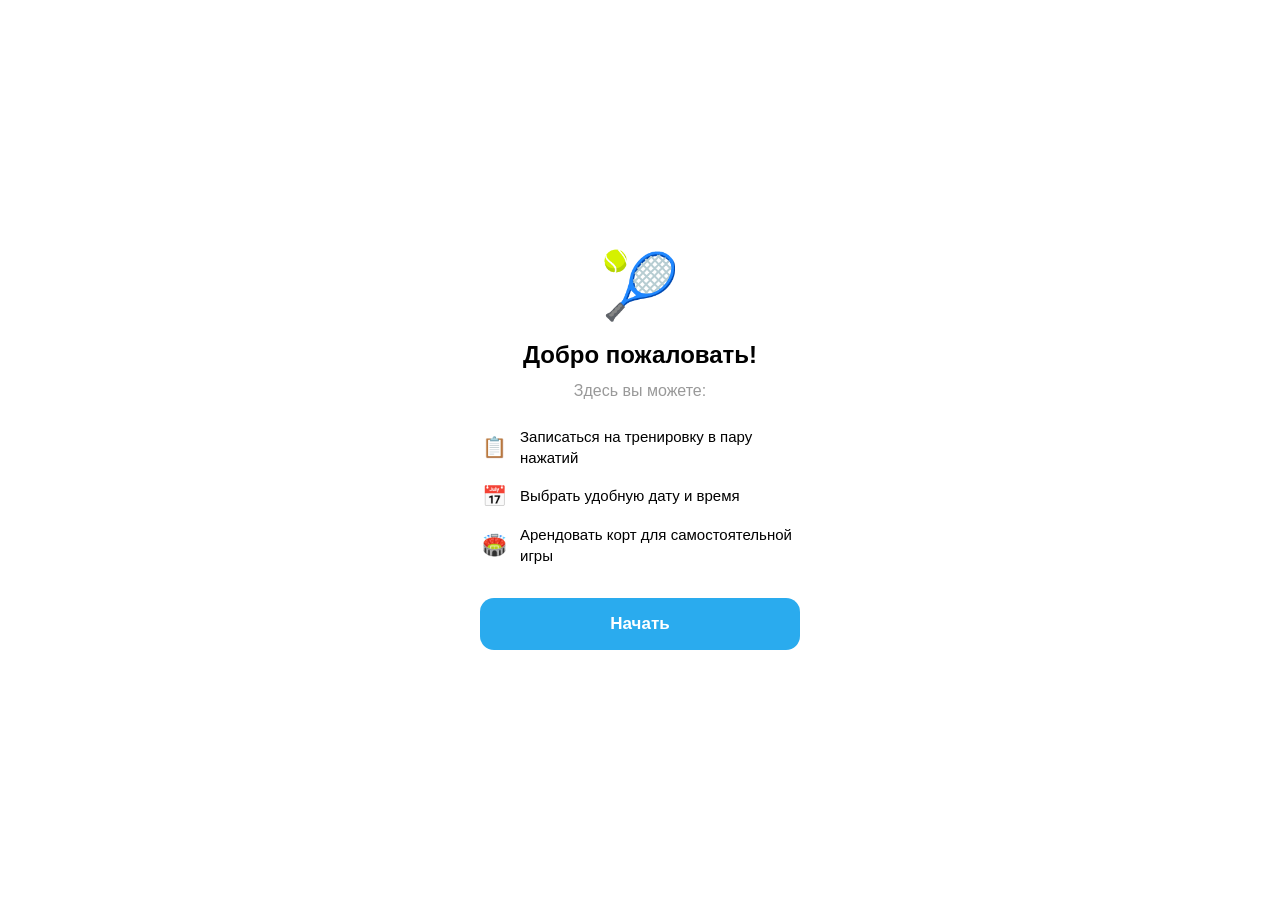
<file: index.html>
<!DOCTYPE html>
<html lang="ru">
<head>
  <meta charset="UTF-8">
  <!-- Запрет масштабирования — Mini App должен вести себя как нативное приложение -->
  <meta name="viewport" content="width=device-width, initial-scale=1.0, maximum-scale=1.0, user-scalable=no">
  <title>Школа тенниса</title>

  <!-- Telegram Web App SDK -->
  <script src="https://telegram.org/js/telegram-web-app.js"></script>

  <!-- Стили приложения -->
  <link rel="stylesheet" href="styles.css">
</head>
<body>

  <!-- ============================================= -->
  <!-- КОНТЕЙНЕР ПРИЛОЖЕНИЯ                          -->
  <!-- Все экраны живут внутри #app.                 -->
  <!-- Активный экран имеет класс .screen--active    -->
  <!-- ============================================= -->
  <div id="app">

    <!-- =========================================== -->
    <!-- ЭКРАН 0: ОНБОРДИНГ (показывается один раз) -->
    <!-- =========================================== -->
    <div id="screen-onboarding" class="screen">

      <div class="onboarding">
        <div class="onboarding__emoji">🎾</div>
        <h1 class="onboarding__title" id="onboarding-title">Добро пожаловать!</h1>
        <p class="onboarding__subtitle">Здесь вы можете:</p>
        <div class="onboarding__features">
          <div class="onboarding__feature">
            <span class="onboarding__feature-icon">📋</span>
            <span>Записаться на тренировку в пару нажатий</span>
          </div>
          <div class="onboarding__feature">
            <span class="onboarding__feature-icon">📅</span>
            <span>Выбрать удобную дату и время</span>
          </div>
          <div class="onboarding__feature">
            <span class="onboarding__feature-icon">🏟️</span>
            <span>Арендовать корт для самостоятельной игры</span>
          </div>
        </div>
        <button class="onboarding__btn" id="onboarding-btn">Начать</button>
      </div>

    </div>

    <!-- =========================================== -->
    <!-- ЭКРАН 1: КАТАЛОГ УСЛУГ (главный)            -->
    <!-- =========================================== -->
    <div id="screen-catalog" class="screen screen--active">

      <!-- Шапка с названием школы -->
      <header class="catalog-header">
        <div class="catalog-header__icon">🎾</div>
        <h1 class="catalog-header__title">Первая Школа Тенниса</h1>
      </header>

      <!-- Чипы-фильтры по категориям -->
      <div class="chips" id="category-chips">
        <button class="chip chip--active" data-category="all">Все</button>
        <button class="chip" data-category="individual">Индивидуальные</button>
        <button class="chip" data-category="group">Групповые</button>
        <button class="chip" data-category="rent">Аренда</button>
      </div>

      <!-- Список карточек услуг (заполняется из app.js) -->
      <div class="service-list" id="service-list">
        <!-- Скелетоны показываются при загрузке -->
      </div>

      <!-- Плавающий футер -->
      <div class="catalog-footer">
        <button class="catalog-footer-btn" onclick="navigateTo('bookings'); renderBookingsScreen();">
          <span class="catalog-footer-btn__icon">📋</span>
          <span>Мои записи</span>
        </button>
        <button class="catalog-footer-btn" onclick="shareBot()">
          <span class="catalog-footer-btn__icon">📤</span>
          <span>Поделиться</span>
        </button>
      </div>

    </div>

    <!-- =========================================== -->
    <!-- ЭКРАН: МОИ ЗАПИСИ                           -->
    <!-- =========================================== -->
    <div id="screen-bookings" class="screen">

      <div class="bookings">
        <h2 class="section-title bookings__title">Мои записи</h2>

        <!-- Список записей (заполняется из app.js) -->
        <div id="bookings-list"></div>
      </div>

    </div>

    <!-- =========================================== -->
    <!-- ЭКРАН 2: ДЕТАЛИ УСЛУГИ                      -->
    <!-- =========================================== -->
    <div id="screen-detail" class="screen">

      <div class="detail" id="detail-content">
        <!-- Кнопка назад -->
        <button class="back-btn" data-back aria-label="Назад">&#8249;</button>
        <!-- Большое фото услуги -->
        <div class="detail__image" id="detail-image"></div>

        <!-- Информация об услуге -->
        <div class="detail__body">
          <h2 class="detail__title" id="detail-title"></h2>
          <span class="detail__duration" id="detail-duration"></span>
          <p class="detail__description" id="detail-description"></p>

          <div class="divider"></div>

          <!-- Блок тренера -->
          <div class="coach-block" id="detail-coach">
            <div class="coach-block__avatar" id="coach-avatar"></div>
            <div class="coach-block__info">
              <div class="coach-block__name" id="coach-name"></div>
              <div class="coach-block__meta" id="coach-meta"></div>
            </div>
          </div>

          <div class="divider"></div>

          <!-- Доступность -->
          <div class="detail__availability">
            <div class="detail__spots" id="detail-spots"></div>
            <div class="detail__next-slot" id="detail-next-slot"></div>
          </div>
        </div>
      </div>

    </div>

    <!-- =========================================== -->
    <!-- ЭКРАН 3: ВЫБОР ДАТЫ И ВРЕМЕНИ               -->
    <!-- =========================================== -->
    <div id="screen-datetime" class="screen">

      <div class="datetime">
        <button class="back-btn" data-back aria-label="Назад">&#8249;</button>
        <h2 class="section-title">Выберите дату</h2>

        <!-- Календарь -->
        <div class="calendar">
          <div class="calendar__header">
            <button class="calendar__arrow" id="cal-prev" aria-label="Предыдущий месяц">&#8249;</button>
            <span class="calendar__month" id="cal-month"></span>
            <button class="calendar__arrow" id="cal-next" aria-label="Следующий месяц">&#8250;</button>
          </div>
          <div class="calendar__weekdays">
            <span>Пн</span><span>Вт</span><span>Ср</span>
            <span>Чт</span><span>Пт</span><span>Сб</span><span>Вс</span>
          </div>
          <div class="calendar__days" id="cal-days">
            <!-- Дни генерируются в app.js -->
          </div>
        </div>

        <!-- Временные слоты -->
        <div id="time-section" class="time-section time-section--hidden">
          <h2 class="section-title">Доступное время</h2>
          <div class="time-slots" id="time-slots">
            <!-- Чипы времени генерируются в app.js -->
          </div>
        </div>

        <!-- Пустое состояние -->
        <div id="no-slots" class="empty-state empty-state--hidden">
          <div class="empty-state__icon">📅</div>
          <div class="empty-state__text">Нет свободных слотов на эту дату</div>
          <div class="empty-state__hint">Выберите другой день</div>
        </div>
      </div>

    </div>

    <!-- =========================================== -->
    <!-- ЭКРАН 4: ПОДТВЕРЖДЕНИЕ ЗАПИСИ               -->
    <!-- =========================================== -->
    <div id="screen-confirm" class="screen">

      <div class="confirm">
        <button class="back-btn" data-back aria-label="Назад">&#8249;</button>
        <h2 class="section-title">Проверьте запись</h2>

        <!-- Карточка-резюме -->
        <div class="summary-card" id="summary-card">
          <div class="summary-card__title" id="summary-title"></div>
          <div class="summary-card__row">
            <span class="summary-card__icon">📅</span>
            <span id="summary-date"></span>
          </div>
          <div class="summary-card__row">
            <span class="summary-card__icon">🕐</span>
            <span id="summary-time"></span>
          </div>
          <div class="summary-card__row">
            <span class="summary-card__icon">👤</span>
            <span id="summary-coach"></span>
          </div>
          <div class="summary-card__row">
            <span class="summary-card__icon">💰</span>
            <span id="summary-price"></span>
          </div>
        </div>

        <div class="divider"></div>

        <!-- Данные пользователя -->
        <h2 class="section-title">Ваши данные</h2>

        <div class="form-group">
          <label class="form-label">Имя</label>
          <div class="form-value" id="confirm-name"></div>
        </div>

        <div class="form-group">
          <label class="form-label">Телефон</label>
          <input
            type="tel"
            class="form-input"
            id="confirm-phone"
            placeholder="+7 (___) ___-__-__"
            inputmode="tel"
          >
        </div>

        <div class="form-group">
          <label class="form-label">Комментарий <span class="form-label--optional">(необязательно)</span></label>
          <textarea
            class="form-textarea"
            id="confirm-comment"
            placeholder="Например: новичок, левша, ребёнку 8 лет"
            maxlength="200"
            rows="2"
          ></textarea>
        </div>
      </div>

    </div>

    <!-- =========================================== -->
    <!-- ЭКРАН 5: УСПЕХ                              -->
    <!-- =========================================== -->
    <div id="screen-success" class="screen">

      <div class="success">
        <!-- Анимированная галочка -->
        <div class="success__checkmark">
          <svg class="checkmark-svg" viewBox="0 0 80 80">
            <circle class="checkmark-circle" cx="40" cy="40" r="36" fill="none" stroke-width="3"/>
            <path class="checkmark-check" d="M24 42 L34 52 L56 30" fill="none" stroke-width="3" stroke-linecap="round" stroke-linejoin="round"/>
          </svg>
        </div>

        <h2 class="success__title">Вы записаны!</h2>

        <!-- Карточка с деталями -->
        <div class="summary-card" id="success-card">
          <div class="summary-card__title" id="success-title"></div>
          <div class="summary-card__row">
            <span class="summary-card__icon">📅</span>
            <span id="success-date"></span>
          </div>
          <div class="summary-card__row">
            <span class="summary-card__icon">🕐</span>
            <span id="success-time"></span>
          </div>
          <div class="summary-card__row">
            <span class="summary-card__icon">👤</span>
            <span id="success-coach"></span>
          </div>
          <div class="summary-card__row">
            <span class="summary-card__icon">📍</span>
            <span>ул. Чернышевского, 94 к3, Саратов</span>
          </div>
        </div>

        <div class="success__booking-number" id="success-number"></div>
        <div class="success__hint">Мы отправили подтверждение в чат бота</div>

        <button class="btn-share" id="btn-share">Поделиться с другом</button>
        <button class="btn-text" id="btn-back-catalog">Вернуться в каталог</button>
      </div>

    </div>

  </div>

  <!-- =========================================== -->
  <!-- МОДАЛКА-ОФФЕР (показывается один раз)      -->
  <!-- =========================================== -->
  <div id="offer-overlay" class="offer-overlay offer-overlay--hidden">
    <div class="offer-card">
      <div class="offer-card__emoji">🎁</div>
      <h2 class="offer-card__title">Первый урок — 0 ₽</h2>
      <p class="offer-card__subtitle">Подпишитесь на бота —<br>получите промокод в личное сообщение</p>
      <div class="offer-card__bullets">
        <div class="offer-card__bullet">• Напомним о записи за день</div>
        <div class="offer-card__bullet">• Первыми узнаёте о свободных окошках</div>
        <div class="offer-card__bullet">• Эксклюзивные акции для подписчиков</div>
      </div>
      <button class="offer-card__btn" id="offer-btn-cta">Забрать бесплатный урок</button>
      <button class="offer-card__skip" id="offer-btn-skip">Пропустить</button>
    </div>
  </div>

  <!-- Логика приложения -->
  <script src="app.js"></script>

</body>
</html>
</file>
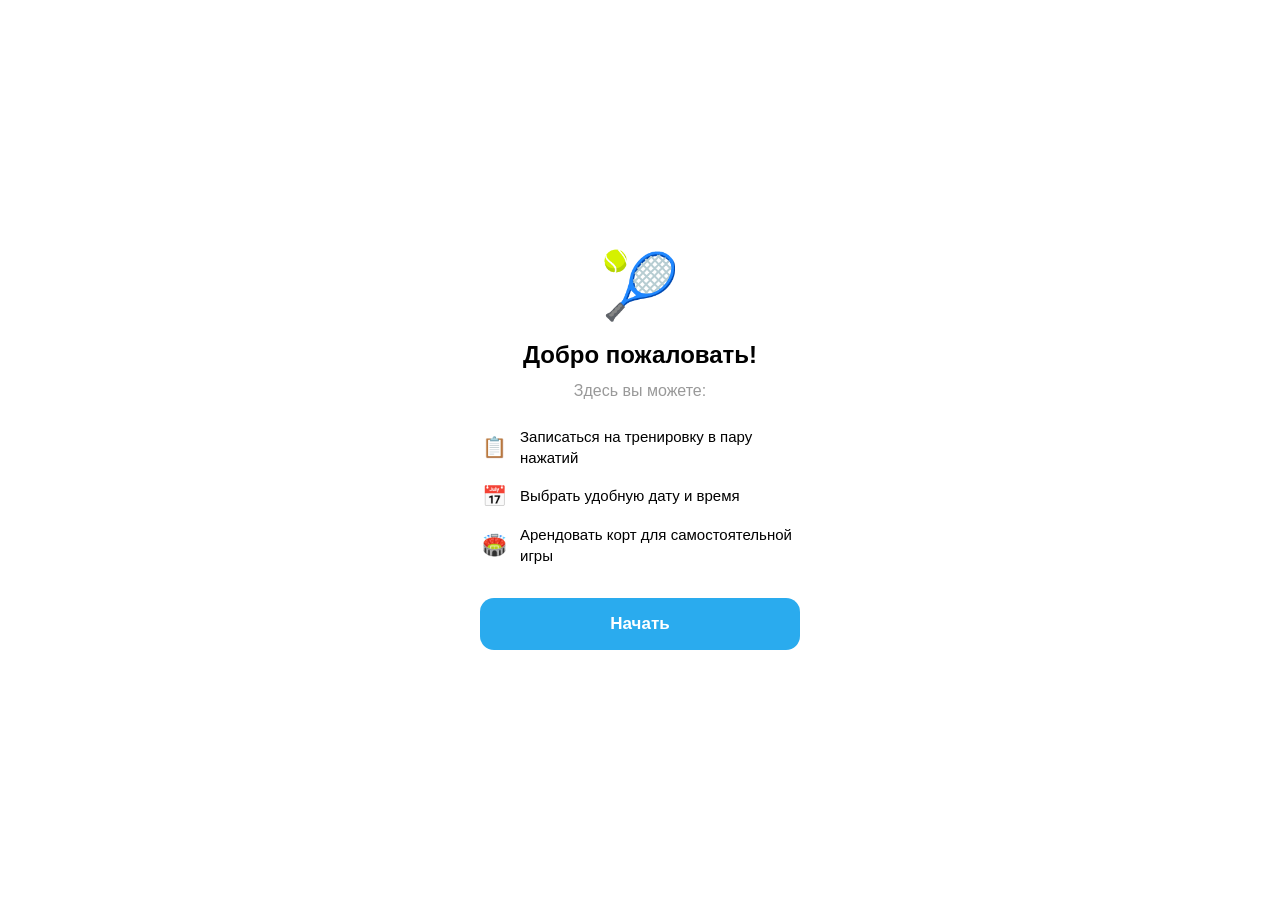
<file: tg-app/index.html>
<!DOCTYPE html>
<html lang="ru">
<head>
  <meta charset="UTF-8">
  <!-- Запрет масштабирования — Mini App должен вести себя как нативное приложение -->
  <meta name="viewport" content="width=device-width, initial-scale=1.0, maximum-scale=1.0, user-scalable=no">
  <title>Школа тенниса</title>

  <!-- Telegram Web App SDK -->
  <script src="https://telegram.org/js/telegram-web-app.js"></script>

  <!-- Стили приложения -->
  <link rel="stylesheet" href="styles.css">
</head>
<body>

  <!-- ============================================= -->
  <!-- КОНТЕЙНЕР ПРИЛОЖЕНИЯ                          -->
  <!-- Все экраны живут внутри #app.                 -->
  <!-- Активный экран имеет класс .screen--active    -->
  <!-- ============================================= -->
  <div id="app">

    <!-- =========================================== -->
    <!-- ЭКРАН 0: ОНБОРДИНГ (показывается один раз) -->
    <!-- =========================================== -->
    <div id="screen-onboarding" class="screen">

      <div class="onboarding">
        <div class="onboarding__emoji">🎾</div>
        <h1 class="onboarding__title" id="onboarding-title">Добро пожаловать!</h1>
        <p class="onboarding__subtitle">Здесь вы можете:</p>
        <div class="onboarding__features">
          <div class="onboarding__feature">
            <span class="onboarding__feature-icon">📋</span>
            <span>Записаться на тренировку в пару нажатий</span>
          </div>
          <div class="onboarding__feature">
            <span class="onboarding__feature-icon">📅</span>
            <span>Выбрать удобную дату и время</span>
          </div>
          <div class="onboarding__feature">
            <span class="onboarding__feature-icon">🏟️</span>
            <span>Арендовать корт для самостоятельной игры</span>
          </div>
        </div>
        <button class="onboarding__btn" id="onboarding-btn">Начать</button>
      </div>

    </div>

    <!-- =========================================== -->
    <!-- ЭКРАН 1: КАТАЛОГ УСЛУГ (главный)            -->
    <!-- =========================================== -->
    <div id="screen-catalog" class="screen screen--active">

      <!-- Шапка с названием школы -->
      <header class="catalog-header">
        <div class="catalog-header__icon">🎾</div>
        <h1 class="catalog-header__title">Первая Школа Тенниса</h1>
      </header>

      <!-- Чипы-фильтры по категориям -->
      <div class="chips" id="category-chips">
        <button class="chip chip--active" data-category="all">Все</button>
        <button class="chip" data-category="individual">Индивидуальные</button>
        <button class="chip" data-category="group">Групповые</button>
        <button class="chip" data-category="rent">Аренда</button>
      </div>

      <!-- Список карточек услуг (заполняется из app.js) -->
      <div class="service-list" id="service-list">
        <!-- Скелетоны показываются при загрузке -->
      </div>

    </div>

    <!-- =========================================== -->
    <!-- ЭКРАН: МОИ ЗАПИСИ                           -->
    <!-- =========================================== -->
    <div id="screen-bookings" class="screen">

      <div class="bookings">
        <h2 class="section-title bookings__title">Мои записи</h2>

        <!-- Список записей (заполняется из app.js) -->
        <div id="bookings-list"></div>
      </div>

    </div>

    <!-- =========================================== -->
    <!-- ЭКРАН: КОНТАКТЫ                             -->
    <!-- =========================================== -->
    <div id="screen-contacts" class="screen">
      <div class="contacts">
        <h2 class="contacts__title">Контакты</h2>

        <div class="contacts-card">
          <div class="contacts-card__row">
            <span class="contacts-card__icon">📍</span>
            <div>
              <div class="contacts-card__label">Адрес</div>
              <div class="contacts-card__value">ул. Чернышевского, 94 к3, Саратов</div>
            </div>
          </div>
          <div class="contacts-card__row">
            <span class="contacts-card__icon">🕐</span>
            <div>
              <div class="contacts-card__label">Время работы</div>
              <div class="contacts-card__value">Пн–Вс: 10:00–21:00</div>
            </div>
          </div>
          <div class="contacts-card__row">
            <span class="contacts-card__icon">🌐</span>
            <div>
              <div class="contacts-card__label">Сайт</div>
              <div class="contacts-card__value contacts-card__link" onclick="openLink('https://bolshoitennis.ru')">bolshoitennis.ru</div>
            </div>
          </div>
        </div>

        <h2 class="section-title">Тренер</h2>
        <div class="contacts-card">
          <div class="coach-block">
            <div class="coach-block__avatar">👨‍🏫</div>
            <div class="coach-block__info">
              <div class="coach-block__name">Роман Лекомцев</div>
              <div class="coach-block__meta">Автор методики · Опыт более 20 лет</div>
            </div>
          </div>
        </div>

        <button class="contacts__share-btn" onclick="shareBot()">
          📤 Поделиться с другом
        </button>
      </div>
    </div>

    <!-- =========================================== -->
    <!-- ЭКРАН 2: ДЕТАЛИ УСЛУГИ                      -->
    <!-- =========================================== -->
    <div id="screen-detail" class="screen">

      <div class="detail" id="detail-content">
        <!-- Кнопка назад -->
        <button class="back-btn" data-back aria-label="Назад">&#8249;</button>
        <!-- Большое фото услуги -->
        <div class="detail__image" id="detail-image"></div>

        <!-- Информация об услуге -->
        <div class="detail__body">
          <h2 class="detail__title" id="detail-title"></h2>
          <span class="detail__duration" id="detail-duration"></span>
          <p class="detail__description" id="detail-description"></p>

          <div class="divider"></div>

          <!-- Блок тренера -->
          <div class="coach-block" id="detail-coach">
            <div class="coach-block__avatar" id="coach-avatar"></div>
            <div class="coach-block__info">
              <div class="coach-block__name" id="coach-name"></div>
              <div class="coach-block__meta" id="coach-meta"></div>
            </div>
          </div>

          <div class="divider"></div>

          <!-- Доступность -->
          <div class="detail__availability">
            <div class="detail__spots" id="detail-spots"></div>
            <div class="detail__next-slot" id="detail-next-slot"></div>
          </div>
        </div>
      </div>

    </div>

    <!-- =========================================== -->
    <!-- ЭКРАН 3: ВЫБОР ДАТЫ И ВРЕМЕНИ               -->
    <!-- =========================================== -->
    <div id="screen-datetime" class="screen">

      <div class="datetime">
        <button class="back-btn" data-back aria-label="Назад">&#8249;</button>
        <h2 class="section-title">Выберите дату</h2>

        <!-- Календарь -->
        <div class="calendar">
          <div class="calendar__header">
            <button class="calendar__arrow" id="cal-prev" aria-label="Предыдущий месяц">&#8249;</button>
            <span class="calendar__month" id="cal-month"></span>
            <button class="calendar__arrow" id="cal-next" aria-label="Следующий месяц">&#8250;</button>
          </div>
          <div class="calendar__weekdays">
            <span>Пн</span><span>Вт</span><span>Ср</span>
            <span>Чт</span><span>Пт</span><span>Сб</span><span>Вс</span>
          </div>
          <div class="calendar__days" id="cal-days">
            <!-- Дни генерируются в app.js -->
          </div>
        </div>

        <!-- Временные слоты -->
        <div id="time-section" class="time-section time-section--hidden">
          <h2 class="section-title">Доступное время</h2>
          <div class="time-slots" id="time-slots">
            <!-- Чипы времени генерируются в app.js -->
          </div>
        </div>

        <!-- Пустое состояние -->
        <div id="no-slots" class="empty-state empty-state--hidden">
          <div class="empty-state__icon">📅</div>
          <div class="empty-state__text">Нет свободных слотов на эту дату</div>
          <div class="empty-state__hint">Выберите другой день</div>
        </div>
      </div>

    </div>

    <!-- =========================================== -->
    <!-- ЭКРАН 4: ПОДТВЕРЖДЕНИЕ ЗАПИСИ               -->
    <!-- =========================================== -->
    <div id="screen-confirm" class="screen">

      <div class="confirm">
        <button class="back-btn" data-back aria-label="Назад">&#8249;</button>
        <h2 class="section-title">Проверьте запись</h2>

        <!-- Карточка-резюме -->
        <div class="summary-card" id="summary-card">
          <div class="summary-card__title" id="summary-title"></div>
          <div class="summary-card__row">
            <span class="summary-card__icon">📅</span>
            <span id="summary-date"></span>
          </div>
          <div class="summary-card__row">
            <span class="summary-card__icon">🕐</span>
            <span id="summary-time"></span>
          </div>
          <div class="summary-card__row">
            <span class="summary-card__icon">👤</span>
            <span id="summary-coach"></span>
          </div>
          <div class="summary-card__row">
            <span class="summary-card__icon">💰</span>
            <span id="summary-price"></span>
          </div>
        </div>

        <div class="divider"></div>

        <!-- Данные пользователя -->
        <h2 class="section-title">Ваши данные</h2>

        <div class="form-group">
          <label class="form-label">Имя</label>
          <div class="form-value" id="confirm-name"></div>
        </div>

        <div class="form-group">
          <label class="form-label">Телефон</label>
          <input
            type="tel"
            class="form-input"
            id="confirm-phone"
            placeholder="+7 (___) ___-__-__"
            inputmode="tel"
          >
        </div>

        <div class="form-group">
          <label class="form-label">Комментарий <span class="form-label--optional">(необязательно)</span></label>
          <textarea
            class="form-textarea"
            id="confirm-comment"
            placeholder="Например: новичок, левша, ребёнку 8 лет"
            maxlength="200"
            rows="2"
          ></textarea>
        </div>
      </div>

    </div>

    <!-- =========================================== -->
    <!-- ЭКРАН 5: УСПЕХ                              -->
    <!-- =========================================== -->
    <div id="screen-success" class="screen">

      <div class="success">
        <!-- Анимированная галочка -->
        <div class="success__checkmark">
          <svg class="checkmark-svg" viewBox="0 0 80 80">
            <circle class="checkmark-circle" cx="40" cy="40" r="36" fill="none" stroke-width="3"/>
            <path class="checkmark-check" d="M24 42 L34 52 L56 30" fill="none" stroke-width="3" stroke-linecap="round" stroke-linejoin="round"/>
          </svg>
        </div>

        <h2 class="success__title">Вы записаны!</h2>

        <!-- Карточка с деталями -->
        <div class="summary-card" id="success-card">
          <div class="summary-card__title" id="success-title"></div>
          <div class="summary-card__row">
            <span class="summary-card__icon">📅</span>
            <span id="success-date"></span>
          </div>
          <div class="summary-card__row">
            <span class="summary-card__icon">🕐</span>
            <span id="success-time"></span>
          </div>
          <div class="summary-card__row">
            <span class="summary-card__icon">👤</span>
            <span id="success-coach"></span>
          </div>
          <div class="summary-card__row">
            <span class="summary-card__icon">📍</span>
            <span>ул. Чернышевского, 94 к3, Саратов</span>
          </div>
        </div>

        <div class="success__booking-number" id="success-number"></div>
        <div class="success__hint">Мы отправили подтверждение в чат бота</div>

        <button class="btn-share" id="btn-share">Поделиться с другом</button>
        <button class="btn-text" id="btn-back-catalog">Вернуться в каталог</button>
      </div>

    </div>

    <!-- =========================================== -->
    <!-- ГЛОБАЛЬНЫЙ ТАБ-БАР                         -->
    <!-- =========================================== -->
    <div id="tab-bar" class="tab-bar">
      <button class="tab-bar__btn tab-bar__btn--active" data-tab="catalog">
        <span class="tab-bar__icon">🎾</span>
        <span class="tab-bar__label">Каталог</span>
      </button>
      <button class="tab-bar__btn" data-tab="bookings">
        <span class="tab-bar__icon">📋</span>
        <span class="tab-bar__label">Записи</span>
      </button>
      <button class="tab-bar__btn" data-tab="contacts">
        <span class="tab-bar__icon">📍</span>
        <span class="tab-bar__label">Контакты</span>
      </button>
    </div>

  </div>

  <!-- =========================================== -->
  <!-- МОДАЛКА-ОФФЕР (показывается один раз)      -->
  <!-- =========================================== -->
  <div id="offer-overlay" class="offer-overlay offer-overlay--hidden">
    <div class="offer-card">
      <div class="offer-card__emoji">🎁</div>
      <h2 class="offer-card__title">Первый урок — 0 ₽</h2>
      <p class="offer-card__subtitle">Подпишитесь на бота —<br>получите промокод в личное сообщение</p>
      <div class="offer-card__bullets">
        <div class="offer-card__bullet">• Напомним о записи за день</div>
        <div class="offer-card__bullet">• Первыми узнаёте о свободных окошках</div>
        <div class="offer-card__bullet">• Эксклюзивные акции для подписчиков</div>
      </div>
      <button class="offer-card__btn" id="offer-btn-cta">Забрать бесплатный урок</button>
      <button class="offer-card__skip" id="offer-btn-skip">Пропустить</button>
    </div>
  </div>

  <!-- Логика приложения -->
  <script src="app.js"></script>

</body>
</html>
</file>
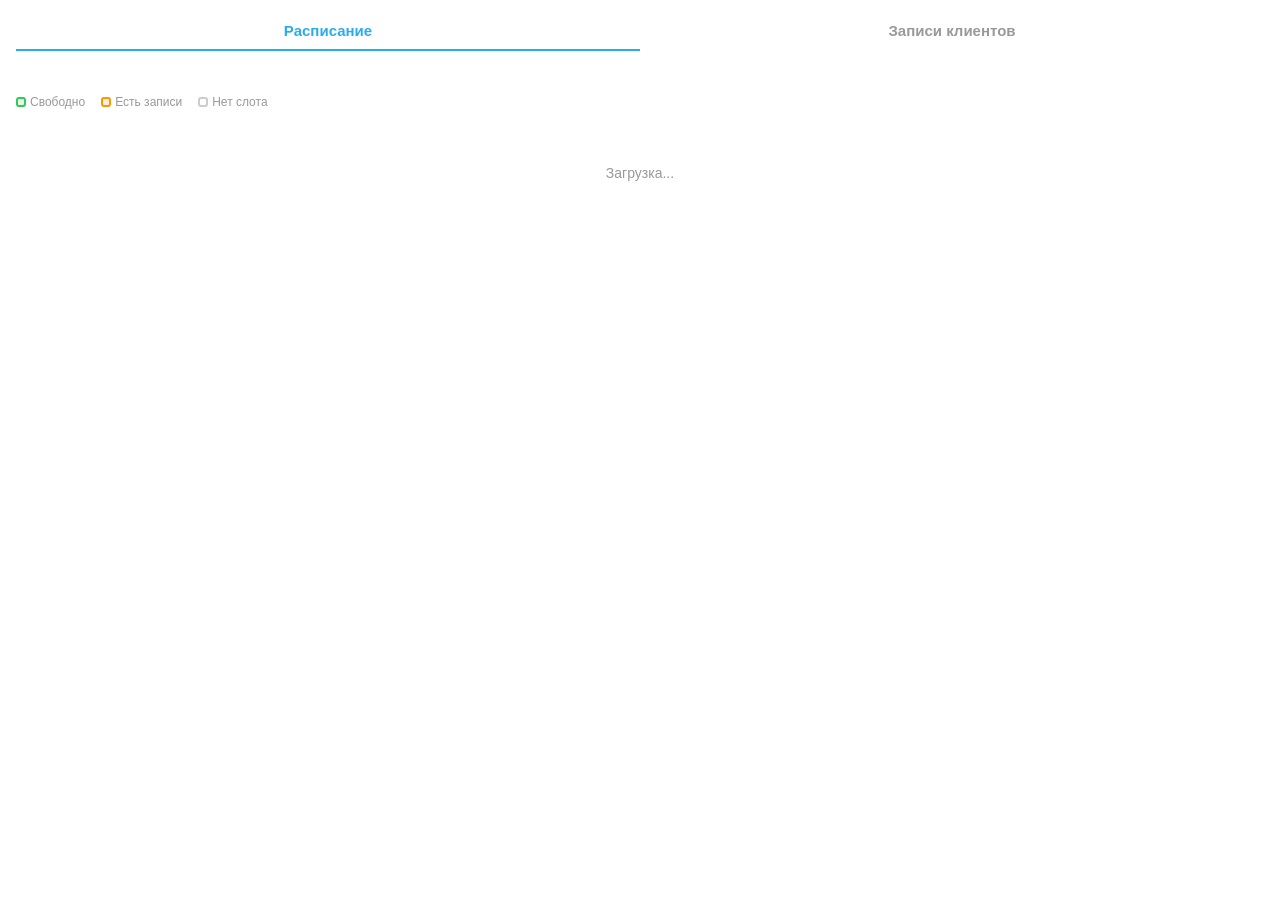
<file: tg-app/admin.html>
<!DOCTYPE html>
<html lang="ru">
<head>
  <meta charset="UTF-8">
  <meta name="viewport" content="width=device-width, initial-scale=1.0, user-scalable=no">
  <title>Админ-панель</title>
  <script src="https://telegram.org/js/telegram-web-app.js"></script>
  <style>
    * { margin: 0; padding: 0; box-sizing: border-box; }

    body {
      font-family: -apple-system, BlinkMacSystemFont, 'Segoe UI', Roboto, sans-serif;
      background: var(--tg-theme-bg-color, #ffffff);
      color: var(--tg-theme-text-color, #000000);
      padding: 0 16px 80px;
    }

    /* --- Tabs --- */
    .tabs {
      display: flex;
      gap: 0;
      position: sticky;
      top: 0;
      z-index: 10;
      background: var(--tg-theme-bg-color, #ffffff);
      padding: 12px 0 0;
      margin-bottom: 16px;
    }
    .tab-btn {
      flex: 1;
      padding: 10px;
      border: none;
      background: transparent;
      color: var(--tg-theme-hint-color, #999);
      font-size: 15px;
      font-weight: 600;
      cursor: pointer;
      border-bottom: 2px solid transparent;
      transition: all 0.2s;
    }
    .tab-btn.active {
      color: var(--tg-theme-button-color, #2AABEE);
      border-bottom-color: var(--tg-theme-button-color, #2AABEE);
    }

    .tab-content { display: none; }
    .tab-content.active { display: block; }

    /* --- Date picker --- */
    .dates {
      display: flex;
      gap: 8px;
      overflow-x: auto;
      padding-bottom: 12px;
      margin-bottom: 16px;
      -webkit-overflow-scrolling: touch;
      scrollbar-width: none;
    }
    .dates::-webkit-scrollbar { display: none; }

    .date-btn {
      flex-shrink: 0;
      display: flex;
      flex-direction: column;
      align-items: center;
      padding: 8px 12px;
      border-radius: 12px;
      border: 2px solid var(--tg-theme-hint-color, #999);
      background: transparent;
      color: var(--tg-theme-text-color, #000);
      font-size: 13px;
      cursor: pointer;
      min-width: 56px;
      transition: all 0.2s;
    }
    .date-btn.active {
      border-color: var(--tg-theme-button-color, #2AABEE);
      background: var(--tg-theme-button-color, #2AABEE);
      color: var(--tg-theme-button-text-color, #fff);
    }
    .date-btn .day-name { font-size: 11px; opacity: 0.7; margin-bottom: 2px; }
    .date-btn .day-num { font-size: 16px; font-weight: 700; }
    .date-btn.today .day-name { font-weight: 600; opacity: 1; }

    /* --- Service cards --- */
    .service-card {
      background: var(--tg-theme-secondary-bg-color, #f4f4f5);
      border-radius: 14px;
      padding: 14px;
      margin-bottom: 12px;
    }
    .service-header {
      display: flex;
      align-items: center;
      gap: 8px;
      margin-bottom: 12px;
    }
    .service-emoji { font-size: 24px; }
    .service-info { flex: 1; }
    .service-title { font-size: 15px; font-weight: 600; }
    .service-meta { font-size: 12px; color: var(--tg-theme-hint-color, #999); }

    /* --- Time grid --- */
    .time-grid { display: flex; flex-wrap: wrap; gap: 8px; }

    .time-slot {
      position: relative;
      width: calc(25% - 6px);
      padding: 10px 4px;
      border-radius: 10px;
      border: 2px solid var(--tg-theme-hint-color, #ccc);
      background: transparent;
      color: var(--tg-theme-text-color, #000);
      font-size: 14px;
      font-weight: 500;
      text-align: center;
      cursor: pointer;
      transition: all 0.2s;
    }
    .time-slot.active {
      border-color: #34c759;
      background: #34c75920;
      color: #34c759;
    }
    .time-slot.booked {
      border-color: #ff9500;
      background: #ff950020;
      color: #ff9500;
      cursor: default;
    }
    .time-slot.booked::after {
      content: '';
      position: absolute;
      top: 4px; right: 4px;
      width: 6px; height: 6px;
      border-radius: 50%;
      background: #ff9500;
    }
    .time-slot:active:not(.booked) { transform: scale(0.95); }

    /* --- Legend --- */
    .legend {
      display: flex;
      gap: 16px;
      margin-bottom: 16px;
      font-size: 12px;
      color: var(--tg-theme-hint-color, #999);
    }
    .legend-item { display: flex; align-items: center; gap: 4px; }
    .legend-dot { width: 10px; height: 10px; border-radius: 3px; border: 2px solid; }
    .legend-dot.free { border-color: #34c759; background: #34c75920; }
    .legend-dot.has-booking { border-color: #ff9500; background: #ff950020; }
    .legend-dot.empty { border-color: var(--tg-theme-hint-color, #ccc); }

    /* --- Bookings tab --- */
    .bookings-dates {
      display: flex;
      gap: 8px;
      overflow-x: auto;
      padding-bottom: 12px;
      margin-bottom: 12px;
      -webkit-overflow-scrolling: touch;
      scrollbar-width: none;
    }
    .bookings-dates::-webkit-scrollbar { display: none; }

    .bdate-btn {
      flex-shrink: 0;
      display: flex;
      flex-direction: column;
      align-items: center;
      padding: 6px 10px;
      border-radius: 10px;
      border: 1.5px solid var(--tg-theme-hint-color, #999);
      background: transparent;
      color: var(--tg-theme-text-color, #000);
      font-size: 12px;
      cursor: pointer;
      min-width: 50px;
      transition: all 0.2s;
    }
    .bdate-btn.active {
      border-color: var(--tg-theme-button-color, #2AABEE);
      background: var(--tg-theme-button-color, #2AABEE);
      color: var(--tg-theme-button-text-color, #fff);
    }
    .bdate-btn .day-name { font-size: 10px; opacity: 0.7; }
    .bdate-btn .day-num { font-size: 14px; font-weight: 700; }

    .bookings-filters {
      display: flex;
      gap: 8px;
      margin-bottom: 16px;
      overflow-x: auto;
      scrollbar-width: none;
    }
    .bookings-filters::-webkit-scrollbar { display: none; }

    .filter-btn {
      flex-shrink: 0;
      padding: 8px 16px;
      border-radius: 20px;
      border: 1.5px solid var(--tg-theme-hint-color, #ccc);
      background: transparent;
      color: var(--tg-theme-text-color, #000);
      font-size: 13px;
      cursor: pointer;
      transition: all 0.2s;
    }
    .filter-btn.active {
      border-color: var(--tg-theme-button-color, #2AABEE);
      background: var(--tg-theme-button-color, #2AABEE);
      color: var(--tg-theme-button-text-color, #fff);
    }

    .booking-card {
      background: var(--tg-theme-secondary-bg-color, #f4f4f5);
      border-radius: 14px;
      padding: 14px;
      margin-bottom: 10px;
    }
    .booking-card__top {
      display: flex;
      justify-content: space-between;
      align-items: center;
      margin-bottom: 8px;
    }
    .booking-card__client {
      font-size: 15px;
      font-weight: 600;
    }
    .booking-card__status {
      font-size: 12px;
      padding: 3px 8px;
      border-radius: 10px;
      font-weight: 600;
    }
    .booking-card__status.confirmed {
      background: #34c75920;
      color: #34c759;
    }
    .booking-card__status.cancelled {
      background: #ff3b3020;
      color: #ff3b30;
    }
    .booking-card__status.completed {
      background: #007aff20;
      color: #007aff;
    }
    .booking-card__details {
      font-size: 13px;
      color: var(--tg-theme-hint-color, #999);
      line-height: 1.6;
    }
    .booking-card__details span {
      color: var(--tg-theme-text-color, #000);
    }
    .booking-card__phone {
      margin-top: 6px;
      font-size: 13px;
    }
    .booking-card__phone a {
      color: var(--tg-theme-link-color, #2AABEE);
      text-decoration: none;
    }
    .booking-card__actions {
      display: flex;
      gap: 8px;
      margin-top: 10px;
    }
    .booking-card__actions button {
      flex: 1;
      padding: 8px;
      border: none;
      border-radius: 8px;
      font-size: 13px;
      font-weight: 500;
      cursor: pointer;
    }
    .btn-complete {
      background: #34c75920;
      color: #34c759;
    }
    .btn-cancel {
      background: #ff3b3020;
      color: #ff3b30;
    }

    .bookings-empty {
      text-align: center;
      padding: 40px 20px;
      color: var(--tg-theme-hint-color, #999);
      font-size: 14px;
    }

    /* --- Loading & Toast --- */
    .loading {
      text-align: center;
      padding: 40px;
      color: var(--tg-theme-hint-color, #999);
      font-size: 14px;
    }

    .toast {
      position: fixed;
      bottom: 80px;
      left: 50%;
      transform: translateX(-50%) translateY(100px);
      background: var(--tg-theme-text-color, #000);
      color: var(--tg-theme-bg-color, #fff);
      padding: 10px 20px;
      border-radius: 10px;
      font-size: 14px;
      z-index: 100;
      transition: transform 0.3s;
      white-space: nowrap;
    }
    .toast.visible {
      transform: translateX(-50%) translateY(0);
    }
  </style>
</head>
<body>

  <!-- Tabs -->
  <div class="tabs">
    <button class="tab-btn active" data-tab="schedule">Расписание</button>
    <button class="tab-btn" data-tab="bookings">Записи клиентов</button>
  </div>

  <!-- Tab: Schedule -->
  <div class="tab-content active" id="tab-schedule">
    <div class="dates" id="dates"></div>
    <div class="legend">
      <div class="legend-item"><div class="legend-dot free"></div> Свободно</div>
      <div class="legend-item"><div class="legend-dot has-booking"></div> Есть записи</div>
      <div class="legend-item"><div class="legend-dot empty"></div> Нет слота</div>
    </div>
    <div id="services">
      <div class="loading">Загрузка...</div>
    </div>
  </div>

  <!-- Tab: Bookings -->
  <div class="tab-content" id="tab-bookings">
    <div class="bookings-dates" id="bookings-dates"></div>
    <div class="bookings-filters" id="bookings-filters">
      <button class="filter-btn active" data-status="">Все</button>
      <button class="filter-btn" data-status="confirmed">Активные</button>
      <button class="filter-btn" data-status="completed">Завершённые</button>
      <button class="filter-btn" data-status="cancelled">Отменённые</button>
    </div>
    <div id="bookings-list">
      <div class="loading">Загрузка...</div>
    </div>
  </div>

  <div class="toast" id="toast"></div>

<script>
const tg = window.Telegram.WebApp;
tg.expand();
tg.ready();

const API_URL = 'https://tennis-slot.ru';
const initData = tg.initData;

const DAY_NAMES = ['Вс', 'Пн', 'Вт', 'Ср', 'Чт', 'Пт', 'Сб'];
const MONTH_NAMES = ['янв', 'фев', 'мар', 'апр', 'май', 'июн', 'июл', 'авг', 'сен', 'окт', 'ноя', 'дек'];
const STATUS_LABELS = { confirmed: 'Активна', cancelled: 'Отменена', completed: 'Завершена' };

const HOURS = [];
for (let h = 10; h <= 20; h++) {
  HOURS.push(`${String(h).padStart(2, '0')}:00`);
}

let services = [];
let selectedDate = null;
let existingSlots = [];
let allBookings = [];
let bookingsFilter = '';
let bookingsDateFilter = ''; // '' = all days

// --- API helper ---
async function api(method, path, body) {
  const opts = {
    method,
    headers: {
      'Content-Type': 'application/json',
      'X-Telegram-Init-Data': initData,
    },
  };
  if (body) opts.body = JSON.stringify(body);
  const resp = await fetch(API_URL + path, opts);
  if (!resp.ok) {
    const err = await resp.json().catch(() => ({}));
    throw new Error(err.detail || resp.statusText);
  }
  return resp.json();
}

// ========== TABS ==========
document.querySelectorAll('.tab-btn').forEach(btn => {
  btn.addEventListener('click', () => {
    document.querySelectorAll('.tab-btn').forEach(b => b.classList.remove('active'));
    document.querySelectorAll('.tab-content').forEach(c => c.classList.remove('active'));
    btn.classList.add('active');
    document.getElementById('tab-' + btn.dataset.tab).classList.add('active');

    if (btn.dataset.tab === 'bookings') loadBookings();
  });
});

// ========== SCHEDULE TAB ==========
async function init() {
  renderDates();
  try {
    services = await api('GET', '/api/admin/services');
    services = services.filter(s => s.is_active);
  } catch (e) {
    document.getElementById('services').innerHTML =
      `<div class="loading">Ошибка: ${e.message}</div>`;
    return;
  }
  const todayBtn = document.querySelector('.date-btn.today');
  if (todayBtn) todayBtn.click();
}

function renderDates() {
  const container = document.getElementById('dates');
  const today = new Date();
  today.setHours(0, 0, 0, 0);

  for (let i = 0; i < 14; i++) {
    const d = new Date(today);
    d.setDate(d.getDate() + i);
    const btn = document.createElement('button');
    btn.className = 'date-btn' + (i === 0 ? ' today' : '');
    btn.innerHTML = `
      <span class="day-name">${i === 0 ? 'Сегодня' : DAY_NAMES[d.getDay()]}</span>
      <span class="day-num">${d.getDate()}</span>
      <span class="day-name">${MONTH_NAMES[d.getMonth()]}</span>
    `;
    const dateStr = fmtDate(d);
    btn.addEventListener('click', () => selectDate(dateStr, btn));
    container.appendChild(btn);
  }
}

function fmtDate(d) {
  return `${d.getFullYear()}-${String(d.getMonth()+1).padStart(2,'0')}-${String(d.getDate()).padStart(2,'0')}`;
}

async function selectDate(dateStr, btn) {
  selectedDate = dateStr;
  document.querySelectorAll('.date-btn').forEach(b => b.classList.remove('active'));
  btn.classList.add('active');
  await loadSlots();
}

async function loadSlots() {
  document.getElementById('services').innerHTML = '<div class="loading">Загрузка...</div>';
  try {
    existingSlots = await api('GET', `/api/admin/schedule?date_from=${selectedDate}&date_to=${selectedDate}`);
  } catch (e) {
    existingSlots = [];
  }
  renderServices();
}

function renderServices() {
  const container = document.getElementById('services');
  if (!services.length) {
    container.innerHTML = '<div class="loading">Нет активных услуг</div>';
    return;
  }
  container.innerHTML = '';
  services.forEach(service => {
    const card = document.createElement('div');
    card.className = 'service-card';
    const duration = service.duration_minutes || 60;
    const price = service.price ? `${service.price} руб` : 'Бесплатно';
    card.innerHTML = `
      <div class="service-header">
        <span class="service-emoji">${service.emoji || ''}</span>
        <div class="service-info">
          <div class="service-title">${service.title}</div>
          <div class="service-meta">${duration} мин / ${price} / макс. ${service.max_participants || 1} чел.</div>
        </div>
      </div>
      <div class="time-grid"></div>
    `;
    container.appendChild(card);
    renderTimeGrid(card.querySelector('.time-grid'), service);
  });
}

function renderTimeGrid(grid, service) {
  const duration = service.duration_minutes || 60;
  HOURS.forEach(startTime => {
    const [h, m] = startTime.split(':').map(Number);
    const endMin = h * 60 + m + duration;
    if (endMin > 21 * 60) return;
    const endTime = `${String(Math.floor(endMin/60)).padStart(2,'0')}:${String(endMin%60).padStart(2,'0')}`;

    const slot = existingSlots.find(s =>
      s.service_id === service.id &&
      s.start_time && s.start_time.substring(0, 5) === startTime &&
      !s.is_cancelled
    );

    const btn = document.createElement('button');
    btn.className = 'time-slot';
    btn.textContent = startTime;
    if (slot) {
      btn.classList.add(slot.booked_count > 0 ? 'booked' : 'active');
    }
    btn.addEventListener('click', () => toggleSlot(btn, service, startTime, endTime, slot));
    grid.appendChild(btn);
  });
}

async function toggleSlot(btn, service, startTime, endTime, existingSlot) {
  if (existingSlot && existingSlot.booked_count > 0) {
    showToast('Нельзя убрать — есть записи');
    tg.HapticFeedback.notificationOccurred('error');
    return;
  }
  btn.style.pointerEvents = 'none';
  btn.style.opacity = '0.5';
  try {
    if (existingSlot) {
      await api('DELETE', `/api/admin/schedule/slots/${existingSlot.id}`);
      showToast('Слот убран');
    } else {
      await api('POST', '/api/admin/schedule/slots', {
        service_id: service.id,
        date: selectedDate,
        start_time: startTime,
        end_time: endTime,
        max_participants: service.max_participants || 1,
      });
      showToast('Слот добавлен');
    }
    tg.HapticFeedback.impactOccurred('light');
  } catch (e) {
    showToast('Ошибка: ' + e.message);
    tg.HapticFeedback.notificationOccurred('error');
  }
  await loadSlots();
}

// ========== BOOKINGS TAB ==========

// Date filter for bookings
function renderBookingsDates() {
  const container = document.getElementById('bookings-dates');
  if (container.children.length > 0) return; // already rendered

  // "All days" button
  const allBtn = document.createElement('button');
  allBtn.className = 'bdate-btn active';
  allBtn.innerHTML = `<span class="day-name">Все</span><span class="day-num">дни</span>`;
  allBtn.addEventListener('click', () => {
    document.querySelectorAll('.bdate-btn').forEach(b => b.classList.remove('active'));
    allBtn.classList.add('active');
    bookingsDateFilter = '';
    renderBookings();
  });
  container.appendChild(allBtn);

  const today = new Date();
  today.setHours(0, 0, 0, 0);
  for (let i = 0; i < 14; i++) {
    const d = new Date(today);
    d.setDate(d.getDate() + i);
    const btn = document.createElement('button');
    btn.className = 'bdate-btn';
    btn.innerHTML = `
      <span class="day-name">${i === 0 ? 'Сегодня' : DAY_NAMES[d.getDay()]}</span>
      <span class="day-num">${d.getDate()}</span>
      <span class="day-name">${MONTH_NAMES[d.getMonth()]}</span>
    `;
    const dateStr = fmtDate(d);
    btn.addEventListener('click', () => {
      document.querySelectorAll('.bdate-btn').forEach(b => b.classList.remove('active'));
      btn.classList.add('active');
      bookingsDateFilter = dateStr;
      renderBookings();
    });
    container.appendChild(btn);
  }
}

document.querySelectorAll('.filter-btn').forEach(btn => {
  btn.addEventListener('click', () => {
    document.querySelectorAll('.filter-btn').forEach(b => b.classList.remove('active'));
    btn.classList.add('active');
    bookingsFilter = btn.dataset.status;
    renderBookings();
  });
});

async function loadBookings() {
  renderBookingsDates();
  document.getElementById('bookings-list').innerHTML = '<div class="loading">Загрузка...</div>';
  try {
    allBookings = await api('GET', '/api/admin/bookings');
  } catch (e) {
    document.getElementById('bookings-list').innerHTML =
      `<div class="loading">Ошибка: ${e.message}</div>`;
    return;
  }
  renderBookings();
}

function renderBookings() {
  const container = document.getElementById('bookings-list');
  let list = allBookings;
  if (bookingsDateFilter) {
    list = list.filter(b => {
      const slot = b.schedule_slots || {};
      return slot.date === bookingsDateFilter;
    });
  }
  if (bookingsFilter) {
    list = list.filter(b => b.status === bookingsFilter);
  }

  if (!list.length) {
    container.innerHTML = '<div class="bookings-empty">Нет записей</div>';
    return;
  }

  container.innerHTML = '';
  list.forEach(b => {
    const card = document.createElement('div');
    card.className = 'booking-card';

    const clientName = [b.user_first_name, b.user_last_name].filter(Boolean).join(' ') || 'Клиент';
    const service = b.services || {};
    const slot = b.schedule_slots || {};
    const statusLabel = STATUS_LABELS[b.status] || b.status;

    let slotDate = slot.date || '';
    let startTime = slot.start_time || '';
    let endTime = slot.end_time || '';
    if (startTime.length > 5) startTime = startTime.substring(0, 5);
    if (endTime.length > 5) endTime = endTime.substring(0, 5);

    // Format date nicely
    let dateStr = slotDate;
    if (slotDate) {
      const d = new Date(slotDate + 'T00:00:00');
      dateStr = `${d.getDate()} ${MONTH_NAMES[d.getMonth()]} (${DAY_NAMES[d.getDay()]})`;
    }

    card.innerHTML = `
      <div class="booking-card__top">
        <div class="booking-card__client">${service.emoji || ''} ${clientName}</div>
        <div class="booking-card__status ${b.status}">${statusLabel}</div>
      </div>
      <div class="booking-card__details">
        Услуга: <span>${service.title || '—'}</span><br>
        Дата: <span>${dateStr}</span><br>
        Время: <span>${startTime}${endTime ? '–' + endTime : ''}</span>
      </div>
      ${b.user_phone ? `<div class="booking-card__phone">Тел: <a href="tel:${b.user_phone}">${b.user_phone}</a></div>` : ''}
      ${b.comment ? `<div class="booking-card__details" style="margin-top:4px">Комментарий: <span>${b.comment}</span></div>` : ''}
      ${b.status === 'confirmed' ? `
        <div class="booking-card__actions">
          <button class="btn-complete" onclick="updateBookingStatus('${b.id}', 'completed')">Завершить</button>
          <button class="btn-cancel" onclick="updateBookingStatus('${b.id}', 'cancelled')">Отменить</button>
        </div>
      ` : ''}
    `;
    container.appendChild(card);
  });
}

async function updateBookingStatus(bookingId, status) {
  try {
    await api('PUT', `/api/admin/bookings/${bookingId}/status`, { status });
    showToast(status === 'completed' ? 'Запись завершена' : 'Запись отменена');
    tg.HapticFeedback.impactOccurred('light');
    await loadBookings();
  } catch (e) {
    showToast('Ошибка: ' + e.message);
    tg.HapticFeedback.notificationOccurred('error');
  }
}

// ========== TOAST ==========
function showToast(msg) {
  const toast = document.getElementById('toast');
  toast.textContent = msg;
  toast.classList.add('visible');
  setTimeout(() => toast.classList.remove('visible'), 2000);
}

// ========== START ==========
document.addEventListener('DOMContentLoaded', init);
</script>

</body>
</html>
</file>
<file: styles.css>
/* ==============================================
   TELEGRAM MINI APP — ШКОЛА ТЕННИСА
   Стили в нативном стиле Telegram
   ============================================== */

/* --- CSS-переменные: цвета из темы Telegram --- */
/* Fallback-значения для просмотра вне Telegram   */
:root {
  --bg:           var(--tg-theme-bg-color, #ffffff);
  --bg-secondary: var(--tg-theme-secondary-bg-color, #f0f0f0);
  --text:         var(--tg-theme-text-color, #000000);
  --hint:         var(--tg-theme-hint-color, #999999);
  --accent:       var(--tg-theme-accent-text-color, #2AABEE);
  --link:         var(--tg-theme-link-color, #2AABEE);
  --button:       var(--tg-theme-button-color, #2AABEE);
  --button-text:  var(--tg-theme-button-text-color, #ffffff);
  --section-bg:   var(--tg-theme-section-bg-color, #ffffff);
  --section-sep:  var(--tg-theme-section-separator-color, #e0e0e0);
  --subtitle:     var(--tg-theme-subtitle-text-color, #999999);
  --destructive:  var(--tg-theme-destructive-text-color, #ff3b30);

  /* Safe area Telegram */
  --safe-top: var(--tg-content-safe-area-inset-top, 0px);
  --safe-bottom: var(--tg-content-safe-area-inset-bottom, 0px);
  --viewport-top: var(--tg-safe-area-inset-top, 0px);

  /* Внутренние переменные */
  --radius-card: 12px;
  --radius-chip: 20px;
  --radius-image: 12px;
  --radius-input: 10px;
  --padding-screen: 16px;
  --transition-screen: 300ms;
}

/* --- Сброс и базовые стили --- */
*, *::before, *::after {
  box-sizing: border-box;
  margin: 0;
  padding: 0;
}

html, body {
  height: 100%;
  overflow: hidden;
}

body {
  font-family: -apple-system, 'SF Pro Text', 'Helvetica Neue', Arial, sans-serif;
  font-size: 15px;
  line-height: 1.4;
  color: var(--text);
  background: var(--bg);
  -webkit-font-smoothing: antialiased;
  -webkit-tap-highlight-color: transparent;
  /* Запрет выделения текста — поведение как у приложения */
  -webkit-user-select: none;
  user-select: none;
}

/* Поля ввода можно выделять */
input, textarea {
  -webkit-user-select: text;
  user-select: text;
}

/* --- Контейнер приложения --- */
#app {
  position: relative;
  width: 100%;
  height: 100vh;
  height: 100dvh;
  overflow: hidden;
  padding-top: calc(var(--viewport-top) + var(--safe-top));
}

/* --- Экраны --- */
/* Каждый экран занимает весь viewport и скрыт по умолчанию */
.screen {
  position: absolute;
  top: calc(var(--viewport-top) + var(--safe-top));
  left: 0;
  width: 100%;
  height: calc(100dvh - var(--viewport-top) - var(--safe-top));
  overflow-y: auto;
  overflow-x: hidden;
  -webkit-overflow-scrolling: touch;
  padding-bottom: calc(var(--safe-bottom) + 20px);

  /* Анимация перехода */
  opacity: 0;
  transform: translateX(30px);
  pointer-events: none;
  transition:
    opacity var(--transition-screen) ease-out,
    transform var(--transition-screen) ease-out;
  will-change: opacity, transform;
}

/* Активный экран */
.screen--active {
  opacity: 1;
  transform: translateX(0);
  pointer-events: auto;
  z-index: 1;
}

/* Экран уходит влево при навигации вперёд */
.screen--exit-left {
  opacity: 0;
  transform: translateX(-30px);
}


/* ==============================================
   ЭКРАН 1: КАТАЛОГ
   ============================================== */

/* --- Шапка каталога --- */
.catalog-header {
  display: flex;
  align-items: center;
  gap: 10px;
  padding: 16px var(--padding-screen) 8px;
}

.catalog-header__icon {
  font-size: 28px;
  line-height: 1;
}

.catalog-header__title {
  font-size: 20px;
  font-weight: 700;
  color: var(--text);
}

/* --- Чипы-фильтры --- */
.chips {
  display: flex;
  gap: 8px;
  padding: 8px var(--padding-screen) 16px;
  overflow-x: auto;
  scrollbar-width: none;
}

.chips::-webkit-scrollbar {
  display: none;
}

.chip {
  flex-shrink: 0;
  height: 36px;
  padding: 0 16px;
  border: none;
  border-radius: var(--radius-chip);
  background: var(--bg-secondary);
  color: var(--text);
  font-size: 14px;
  font-weight: 500;
  cursor: pointer;
  transition: all 150ms ease;
  /* Визуальная отдача при тапе */
  -webkit-tap-highlight-color: transparent;
}

.chip:active {
  transform: scale(0.95);
}

.chip--active {
  background: var(--accent);
  color: #fff;
}

/* --- Каталог: flex-колонка чтобы футер всегда внизу --- */
#screen-catalog {
  display: flex;
  flex-direction: column;
  overflow: hidden; /* скролл переносим на service-list */
  padding-bottom: 0;
}

/* --- Список карточек услуг --- */
.service-list {
  display: flex;
  flex-direction: column;
  gap: 12px;
  padding: 0 var(--padding-screen) 16px;
  flex: 1;
  overflow-y: auto;
  -webkit-overflow-scrolling: touch;
}

/* --- Плавающий футер каталога --- */
.catalog-footer {
  display: grid;
  grid-template-columns: 1fr 1fr;
  gap: 8px;
  padding: 10px var(--padding-screen) calc(10px + var(--safe-bottom));
  background: var(--bg);
  border-top: 1px solid var(--section-sep);
  flex-shrink: 0;
}

.catalog-footer-btn {
  display: flex;
  align-items: center;
  justify-content: center;
  gap: 6px;
  height: 44px;
  border: none;
  border-radius: var(--radius-card);
  background: var(--bg-secondary);
  color: var(--text);
  font-size: 14px;
  font-weight: 500;
  font-family: inherit;
  cursor: pointer;
  transition: transform 150ms ease, background 150ms ease;
  -webkit-tap-highlight-color: transparent;
}

.catalog-footer-btn:active {
  transform: scale(0.96);
  background: var(--section-sep);
}

.catalog-footer-btn__icon {
  font-size: 16px;
  line-height: 1;
}

/* --- Карточка услуги --- */
.service-card {
  display: flex;
  gap: 12px;
  padding: 12px;
  background: var(--section-bg);
  border-radius: var(--radius-card);
  cursor: pointer;
  transition: transform 150ms ease, box-shadow 150ms ease;
  -webkit-tap-highlight-color: transparent;
  /* Тень для объёма */
  box-shadow: 0 1px 3px rgba(0,0,0,0.06);
}

.service-card:active {
  transform: scale(0.98);
}

/* Фото услуги на карточке */
.service-card__image {
  flex-shrink: 0;
  width: 80px;
  height: 80px;
  border-radius: 10px;
  background: var(--bg-secondary);
  display: flex;
  align-items: center;
  justify-content: center;
  font-size: 36px;
  overflow: hidden;
}

/* Информация на карточке */
.service-card__info {
  display: flex;
  flex-direction: column;
  justify-content: center;
  gap: 2px;
  min-width: 0;
  flex: 1;
}

.service-card__title {
  font-size: 16px;
  font-weight: 600;
  color: var(--text);
  white-space: nowrap;
  overflow: hidden;
  text-overflow: ellipsis;
}

.service-card__duration {
  font-size: 13px;
  color: var(--hint);
}

.service-card__bottom {
  display: flex;
  align-items: center;
  justify-content: space-between;
  margin-top: 4px;
}

.service-card__price {
  font-size: 16px;
  font-weight: 700;
  color: var(--text);
}

.service-card__price--free {
  color: var(--accent);
}

.service-card__spots {
  font-size: 12px;
  color: var(--hint);
}

.service-card__spots--low {
  color: var(--destructive);
  font-weight: 500;
}

.service-card__arrow {
  flex-shrink: 0;
  display: flex;
  align-items: center;
  color: var(--hint);
  font-size: 18px;
  padding-left: 4px;
}

/* --- Скелетон-загрузка --- */
.skeleton-card {
  display: flex;
  gap: 12px;
  padding: 12px;
  background: var(--section-bg);
  border-radius: var(--radius-card);
  box-shadow: 0 1px 3px rgba(0,0,0,0.06);
}

.skeleton-image {
  flex-shrink: 0;
  width: 80px;
  height: 80px;
  border-radius: 10px;
  background: var(--bg-secondary);
  animation: skeleton-pulse 1.5s ease-in-out infinite;
}

.skeleton-lines {
  flex: 1;
  display: flex;
  flex-direction: column;
  gap: 8px;
  justify-content: center;
}

.skeleton-line {
  height: 14px;
  border-radius: 7px;
  background: var(--bg-secondary);
  animation: skeleton-pulse 1.5s ease-in-out infinite;
}

.skeleton-line--short { width: 60%; }
.skeleton-line--medium { width: 40%; }
.skeleton-line--price { width: 30%; height: 18px; }

@keyframes skeleton-pulse {
  0%, 100% { opacity: 0.4; }
  50% { opacity: 1; }
}


/* ==============================================
   ЭКРАН: МОИ ЗАПИСИ
   ============================================== */

.bookings {
  padding: var(--padding-screen);
}

.bookings__title {
  font-size: 20px;
  margin-bottom: 16px;
}

/* Карточка записи */
.booking-card {
  background: var(--section-bg);
  border-radius: var(--radius-card);
  padding: 14px 16px;
  box-shadow: 0 1px 3px rgba(0,0,0,0.06);
  margin-bottom: 10px;
}

.booking-card--past {
  opacity: 0.5;
}

.booking-card__header {
  display: flex;
  align-items: center;
  justify-content: space-between;
  margin-bottom: 10px;
}

.booking-card__service {
  font-size: 16px;
  font-weight: 600;
  color: var(--text);
}

.booking-card__number {
  font-size: 12px;
  color: var(--hint);
}

.booking-card__row {
  display: flex;
  align-items: center;
  gap: 8px;
  padding: 3px 0;
  font-size: 14px;
  color: var(--text);
}

.booking-card__icon {
  font-size: 14px;
  width: 20px;
  text-align: center;
  flex-shrink: 0;
}

.booking-card__badge {
  display: inline-block;
  font-size: 11px;
  font-weight: 600;
  padding: 2px 8px;
  border-radius: 10px;
}

.booking-card__badge--upcoming {
  background: rgba(42, 171, 238, 0.15);
  color: var(--accent);
}

.booking-card__badge--past {
  background: var(--bg-secondary);
  color: var(--hint);
}

/* Пустое состояние записей */
.bookings-empty {
  display: flex;
  flex-direction: column;
  align-items: center;
  gap: 8px;
  padding: 48px 16px;
  text-align: center;
}

.bookings-empty__icon {
  font-size: 48px;
  opacity: 0.5;
}

.bookings-empty__text {
  font-size: 16px;
  font-weight: 500;
  color: var(--text);
}

.bookings-empty__hint {
  font-size: 14px;
  color: var(--hint);
  margin-bottom: 16px;
}

.bookings-empty__btn {
  height: 44px;
  padding: 0 28px;
  border: none;
  border-radius: var(--radius-chip);
  background: var(--button);
  color: var(--button-text);
  font-size: 15px;
  font-weight: 500;
  font-family: inherit;
  cursor: pointer;
  transition: transform 150ms ease, opacity 150ms ease;
  -webkit-tap-highlight-color: transparent;
}

.bookings-empty__btn:active {
  transform: scale(0.97);
  opacity: 0.9;
}


/* ==============================================
   ЭКРАН 2: ДЕТАЛИ УСЛУГИ
   ============================================== */

.detail__image {
  width: 100%;
  aspect-ratio: 16 / 9;
  background: var(--bg-secondary);
  display: flex;
  align-items: center;
  justify-content: center;
  font-size: 64px;
  overflow: hidden;
}

.detail__body {
  padding: 16px var(--padding-screen);
}

.detail__title {
  font-size: 22px;
  font-weight: 700;
  color: var(--text);
  margin-bottom: 4px;
}

.detail__duration {
  font-size: 14px;
  color: var(--hint);
  display: block;
  margin-bottom: 12px;
}

.detail__description {
  font-size: 15px;
  color: var(--text);
  line-height: 1.5;
  margin-bottom: 4px;
}

/* --- Разделитель --- */
.divider {
  height: 1px;
  background: var(--section-sep);
  margin: 16px 0;
}

/* --- Блок тренера --- */
.coach-block {
  display: flex;
  align-items: center;
  gap: 12px;
}

.coach-block__avatar {
  width: 48px;
  height: 48px;
  border-radius: 50%;
  background: var(--bg-secondary);
  display: flex;
  align-items: center;
  justify-content: center;
  font-size: 22px;
  flex-shrink: 0;
  overflow: hidden;
}

.coach-block__name {
  font-size: 16px;
  font-weight: 600;
  color: var(--text);
}

.coach-block__meta {
  font-size: 13px;
  color: var(--hint);
  margin-top: 2px;
}

/* --- Доступность --- */
.detail__availability {
  display: flex;
  flex-direction: column;
  gap: 4px;
}

.detail__spots {
  font-size: 15px;
  font-weight: 500;
  color: var(--accent);
}

.detail__spots--low {
  color: var(--destructive);
}

.detail__next-slot {
  font-size: 13px;
  color: var(--hint);
}


/* ==============================================
   ЭКРАН 3: ДАТА И ВРЕМЯ
   ============================================== */

.datetime {
  padding: var(--padding-screen);
}

.section-title {
  font-size: 17px;
  font-weight: 600;
  color: var(--text);
  margin-bottom: 12px;
}

/* --- Календарь --- */
.calendar {
  background: var(--section-bg);
  border-radius: var(--radius-card);
  padding: 12px;
  box-shadow: 0 1px 3px rgba(0,0,0,0.06);
  margin-bottom: 24px;
}

.calendar__header {
  display: flex;
  align-items: center;
  justify-content: space-between;
  margin-bottom: 12px;
}

.calendar__month {
  font-size: 16px;
  font-weight: 600;
  color: var(--text);
  text-transform: capitalize;
}

.calendar__arrow {
  width: 36px;
  height: 36px;
  display: flex;
  align-items: center;
  justify-content: center;
  border: none;
  background: var(--bg-secondary);
  border-radius: 50%;
  font-size: 20px;
  color: var(--text);
  cursor: pointer;
  transition: all 150ms ease;
}

.calendar__arrow:active {
  transform: scale(0.9);
}

.calendar__arrow:disabled {
  opacity: 0.3;
  cursor: default;
}

.calendar__weekdays {
  display: grid;
  grid-template-columns: repeat(7, 1fr);
  text-align: center;
  margin-bottom: 8px;
}

.calendar__weekdays span {
  font-size: 12px;
  font-weight: 500;
  color: var(--hint);
  padding: 4px 0;
}

.calendar__days {
  display: grid;
  grid-template-columns: repeat(7, 1fr);
  gap: 4px;
}

/* Ячейка дня */
.cal-day {
  aspect-ratio: 1;
  display: flex;
  align-items: center;
  justify-content: center;
  border-radius: 50%;
  font-size: 15px;
  cursor: pointer;
  transition: all 150ms ease;
  border: none;
  background: transparent;
  color: var(--text);
  position: relative;
}

.cal-day:active {
  transform: scale(0.9);
}

/* Пустая ячейка (для выравнивания сетки) */
.cal-day--empty {
  cursor: default;
}

.cal-day--empty:active {
  transform: none;
}

/* Прошедший день */
.cal-day--past {
  color: var(--hint);
  opacity: 0.4;
  cursor: default;
}

.cal-day--past:active {
  transform: none;
}

/* День без свободных слотов */
.cal-day--no-slots {
  color: var(--hint);
  opacity: 0.5;
  cursor: default;
}

.cal-day--no-slots:active {
  transform: none;
}

/* Сегодняшний день — подчёркнут точкой */
.cal-day--today::after {
  content: '';
  position: absolute;
  bottom: 2px;
  width: 4px;
  height: 4px;
  border-radius: 50%;
  background: var(--accent);
}

/* Выбранный день */
.cal-day--selected {
  background: var(--accent);
  color: #fff;
  font-weight: 600;
}

.cal-day--selected::after {
  background: #fff;
}

/* Доступный день — точка-индикатор */
.cal-day--has-slots::after {
  content: '';
  position: absolute;
  bottom: 2px;
  width: 4px;
  height: 4px;
  border-radius: 50%;
  background: var(--accent);
}

/* --- Временные слоты --- */
.time-section {
  margin-top: 0;
  transition: opacity 200ms ease;
}

.time-section--hidden {
  display: none;
}

.time-slots {
  display: flex;
  flex-wrap: wrap;
  gap: 8px;
}

.time-chip {
  min-width: 72px;
  height: 44px;
  display: flex;
  align-items: center;
  justify-content: center;
  padding: 0 16px;
  border: 2px solid var(--section-sep);
  border-radius: var(--radius-chip);
  background: var(--section-bg);
  color: var(--text);
  font-size: 15px;
  font-weight: 500;
  cursor: pointer;
  transition: all 150ms ease;
}

.time-chip:active {
  transform: scale(0.95);
}

.time-chip--selected {
  background: var(--accent);
  color: #fff;
  border-color: var(--accent);
}

/* --- Пустое состояние --- */
.empty-state {
  display: flex;
  flex-direction: column;
  align-items: center;
  gap: 8px;
  padding: 32px 16px;
  text-align: center;
}

.empty-state--hidden {
  display: none;
}

.empty-state__icon {
  font-size: 48px;
  opacity: 0.5;
}

.empty-state__text {
  font-size: 16px;
  font-weight: 500;
  color: var(--text);
}

.empty-state__hint {
  font-size: 14px;
  color: var(--hint);
}


/* ==============================================
   ЭКРАН 4: ПОДТВЕРЖДЕНИЕ
   ============================================== */

.confirm {
  padding: var(--padding-screen);
}

/* --- Карточка-резюме --- */
.summary-card {
  background: var(--section-bg);
  border-radius: var(--radius-card);
  padding: 16px;
  box-shadow: 0 1px 3px rgba(0,0,0,0.06);
  margin-bottom: 8px;
}

.summary-card__title {
  font-size: 17px;
  font-weight: 600;
  color: var(--text);
  margin-bottom: 12px;
}

.summary-card__row {
  display: flex;
  align-items: center;
  gap: 10px;
  padding: 6px 0;
  font-size: 15px;
  color: var(--text);
}

.summary-card__icon {
  font-size: 16px;
  width: 24px;
  text-align: center;
  flex-shrink: 0;
}

/* --- Форма --- */
.form-group {
  margin-bottom: 16px;
}

.form-label {
  display: block;
  font-size: 14px;
  font-weight: 500;
  color: var(--hint);
  margin-bottom: 6px;
}

.form-label--optional {
  font-weight: 400;
  color: var(--hint);
  opacity: 0.7;
}

.form-value {
  font-size: 16px;
  font-weight: 500;
  color: var(--text);
  padding: 10px 0;
}

.form-input,
.form-textarea {
  width: 100%;
  padding: 12px 14px;
  border: 2px solid var(--section-sep);
  border-radius: var(--radius-input);
  background: var(--section-bg);
  color: var(--text);
  font-size: 16px;
  font-family: inherit;
  outline: none;
  transition: border-color 200ms ease;
  -webkit-appearance: none;
  appearance: none;
}

.form-input:focus,
.form-textarea:focus {
  border-color: var(--accent);
}

.form-input::placeholder,
.form-textarea::placeholder {
  color: var(--hint);
  opacity: 0.7;
}

.form-textarea {
  resize: none;
  min-height: 64px;
}

/* Ошибка валидации */
.form-input--error {
  border-color: var(--destructive);
}

.form-error {
  font-size: 13px;
  color: var(--destructive);
  margin-top: 4px;
  display: none;
}

.form-error--visible {
  display: block;
}


/* ==============================================
   ЭКРАН 5: УСПЕХ
   ============================================== */

.success {
  display: flex;
  flex-direction: column;
  align-items: center;
  padding: 40px var(--padding-screen) var(--padding-screen);
  text-align: center;
}

/* --- Анимированная галочка --- */
.success__checkmark {
  width: 80px;
  height: 80px;
  margin-bottom: 20px;
}

.checkmark-svg {
  width: 80px;
  height: 80px;
}

.checkmark-circle {
  stroke: #34c759;
  stroke-dasharray: 226;
  stroke-dashoffset: 226;
  animation: checkmark-circle-draw 500ms ease-out forwards;
}

.checkmark-check {
  stroke: #34c759;
  stroke-dasharray: 60;
  stroke-dashoffset: 60;
  animation: checkmark-check-draw 300ms ease-out 400ms forwards;
}

@keyframes checkmark-circle-draw {
  to { stroke-dashoffset: 0; }
}

@keyframes checkmark-check-draw {
  to { stroke-dashoffset: 0; }
}

.success__title {
  font-size: 22px;
  font-weight: 700;
  color: var(--text);
  margin-bottom: 20px;
}

.success .summary-card {
  width: 100%;
  text-align: left;
  margin-bottom: 16px;
}

.success__booking-number {
  font-size: 14px;
  color: var(--hint);
  margin-bottom: 4px;
}

.success__hint {
  font-size: 13px;
  color: var(--hint);
  margin-bottom: 24px;
}

/* --- Кнопка «Назад» --- */
.back-btn {
  position: absolute;
  top: 12px;
  left: 8px;
  z-index: 10;
  width: 40px;
  height: 40px;
  display: flex;
  align-items: center;
  justify-content: center;
  border: none;
  border-radius: 50%;
  background: var(--bg);
  color: var(--accent);
  font-size: 28px;
  line-height: 1;
  cursor: pointer;
  box-shadow: 0 1px 4px rgba(0,0,0,0.1);
  transition: transform 150ms ease, background 150ms ease;
  -webkit-tap-highlight-color: transparent;
}

.back-btn:active {
  transform: scale(0.9);
  background: var(--bg-secondary);
}

/* --- Текстовая кнопка --- */
.btn-text {
  display: inline-flex;
  align-items: center;
  justify-content: center;
  height: 44px;
  padding: 0 24px;
  border: none;
  background: transparent;
  color: var(--accent);
  font-size: 16px;
  font-weight: 500;
  cursor: pointer;
  border-radius: var(--radius-chip);
  transition: all 150ms ease;
  font-family: inherit;
}

.btn-text:active {
  background: rgba(42, 171, 238, 0.1);
  transform: scale(0.97);
}


/* ==============================================
   ЭКРАН 0: ОНБОРДИНГ
   ============================================== */

.onboarding {
  display: flex;
  flex-direction: column;
  align-items: center;
  justify-content: center;
  min-height: 100%;
  padding: 40px var(--padding-screen) var(--padding-screen);
  text-align: center;
}

.onboarding__emoji {
  font-size: 64px;
  line-height: 1;
  margin-bottom: 20px;
}

.onboarding__title {
  font-size: 24px;
  font-weight: 700;
  color: var(--text);
  margin-bottom: 8px;
}

.onboarding__subtitle {
  font-size: 16px;
  color: var(--hint);
  margin-bottom: 24px;
}

.onboarding__features {
  display: flex;
  flex-direction: column;
  gap: 14px;
  text-align: left;
  width: 100%;
  max-width: 320px;
  margin-bottom: 32px;
}

.onboarding__feature {
  display: flex;
  align-items: center;
  gap: 12px;
  font-size: 15px;
  color: var(--text);
  line-height: 1.4;
}

.onboarding__feature-icon {
  font-size: 20px;
  flex-shrink: 0;
  width: 28px;
  text-align: center;
}

.onboarding__btn {
  width: 100%;
  max-width: 320px;
  height: 52px;
  border: none;
  border-radius: 14px;
  background: var(--button, #2AABEE);
  color: var(--button-text, #fff);
  font-size: 17px;
  font-weight: 600;
  font-family: inherit;
  cursor: pointer;
  transition: transform 150ms ease, opacity 150ms ease;
  -webkit-tap-highlight-color: transparent;
}

.onboarding__btn:active {
  transform: scale(0.97);
  opacity: 0.9;
}


/* ==============================================
   КНОПКА «ПОДЕЛИТЬСЯ»
   ============================================== */

.btn-share {
  display: inline-flex;
  align-items: center;
  justify-content: center;
  height: 44px;
  padding: 0 24px;
  border: 2px solid var(--accent);
  background: transparent;
  color: var(--accent);
  font-size: 15px;
  font-weight: 500;
  cursor: pointer;
  border-radius: var(--radius-chip);
  transition: all 150ms ease;
  font-family: inherit;
  -webkit-tap-highlight-color: transparent;
  margin-bottom: 8px;
}

.btn-share:active {
  background: rgba(42, 171, 238, 0.1);
  transform: scale(0.97);
}


/* ==============================================
   УТИЛИТЫ
   ============================================== */

/* Скрытие прокрутки */
.no-scroll {
  overflow: hidden !important;
}


/* ==============================================
   МОДАЛКА-ОФФЕР
   ============================================== */

/* Полупрозрачный фон */
.offer-overlay {
  position: fixed;
  inset: 0;
  z-index: 100;
  background: rgba(0, 0, 0, 0.55);
  display: flex;
  align-items: center;
  justify-content: center;
  padding: 24px;

  /* Анимация появления фона */
  opacity: 0;
  transition: opacity 300ms ease;
}

.offer-overlay--visible {
  opacity: 1;
}

.offer-overlay--hidden {
  display: none;
}

/* Карточка оффера */
.offer-card {
  background: var(--section-bg);
  border-radius: 20px;
  padding: 32px 24px 24px;
  width: 100%;
  max-width: 360px;
  text-align: center;
  box-shadow: 0 8px 40px rgba(0, 0, 0, 0.25);

  /* Анимация появления карточки */
  transform: translateY(30px) scale(0.95);
  opacity: 0;
  transition: transform 350ms cubic-bezier(0.34, 1.56, 0.64, 1),
              opacity 300ms ease;
}

.offer-overlay--visible .offer-card {
  transform: translateY(0) scale(1);
  opacity: 1;
}

/* Крупная эмодзи */
.offer-card__emoji {
  font-size: 56px;
  line-height: 1;
  margin-bottom: 16px;
}

/* Заголовок */
.offer-card__title {
  font-size: 22px;
  font-weight: 700;
  color: var(--text);
  margin-bottom: 8px;
}

/* Подзаголовок */
.offer-card__subtitle {
  font-size: 15px;
  color: var(--hint);
  line-height: 1.45;
  margin-bottom: 20px;
}

/* Буллеты */
.offer-card__bullets {
  text-align: left;
  margin-bottom: 24px;
  display: flex;
  flex-direction: column;
  gap: 8px;
}

.offer-card__bullet {
  font-size: 14px;
  color: var(--text);
  line-height: 1.4;
  padding-left: 6px;
}

/* Кнопка CTA */
.offer-card__btn {
  display: flex;
  align-items: center;
  justify-content: center;
  width: 100%;
  height: 52px;
  border: none;
  border-radius: 14px;
  background: #2AABEE;
  color: #fff;
  font-size: 16px;
  font-weight: 600;
  font-family: inherit;
  cursor: pointer;
  transition: transform 150ms ease, opacity 150ms ease;
  -webkit-tap-highlight-color: transparent;
  text-decoration: none;
}

.offer-card__btn:active {
  transform: scale(0.97);
  opacity: 0.9;
}

/* «Пропустить» */
.offer-card__skip {
  display: inline-block;
  margin-top: 16px;
  border: none;
  background: none;
  color: var(--hint);
  font-size: 14px;
  font-family: inherit;
  cursor: pointer;
  padding: 4px 8px;
  transition: opacity 150ms ease;
}

.offer-card__skip:active {
  opacity: 0.6;
}
</file>
<file: tg-app/styles.css>
/* ==============================================
   TELEGRAM MINI APP — ШКОЛА ТЕННИСА
   Стили в нативном стиле Telegram
   ============================================== */

/* --- CSS-переменные: цвета из темы Telegram --- */
/* Fallback-значения для просмотра вне Telegram   */
:root {
  --bg:           var(--tg-theme-bg-color, #ffffff);
  --bg-secondary: var(--tg-theme-secondary-bg-color, #f0f0f0);
  --text:         var(--tg-theme-text-color, #000000);
  --hint:         var(--tg-theme-hint-color, #999999);
  --accent:       var(--tg-theme-accent-text-color, #2AABEE);
  --link:         var(--tg-theme-link-color, #2AABEE);
  --button:       var(--tg-theme-button-color, #2AABEE);
  --button-text:  var(--tg-theme-button-text-color, #ffffff);
  --section-bg:   var(--tg-theme-section-bg-color, #ffffff);
  --section-sep:  var(--tg-theme-section-separator-color, #e0e0e0);
  --subtitle:     var(--tg-theme-subtitle-text-color, #999999);
  --destructive:  var(--tg-theme-destructive-text-color, #ff3b30);

  /* Safe area Telegram */
  --safe-top: var(--tg-content-safe-area-inset-top, 0px);
  --safe-bottom: var(--tg-content-safe-area-inset-bottom, 0px);
  --viewport-top: var(--tg-safe-area-inset-top, 0px);

  /* Внутренние переменные */
  --radius-card: 12px;
  --radius-chip: 20px;
  --radius-image: 12px;
  --radius-input: 10px;
  --padding-screen: 16px;
  --transition-screen: 300ms;
}

/* --- Сброс и базовые стили --- */
*, *::before, *::after {
  box-sizing: border-box;
  margin: 0;
  padding: 0;
}

html, body {
  height: 100%;
  overflow: hidden;
}

body {
  font-family: -apple-system, 'SF Pro Text', 'Helvetica Neue', Arial, sans-serif;
  font-size: 15px;
  line-height: 1.4;
  color: var(--text);
  background: var(--bg);
  -webkit-font-smoothing: antialiased;
  -webkit-tap-highlight-color: transparent;
  /* Запрет выделения текста — поведение как у приложения */
  -webkit-user-select: none;
  user-select: none;
}

/* Поля ввода можно выделять */
input, textarea {
  -webkit-user-select: text;
  user-select: text;
}

/* --- Контейнер приложения --- */
#app {
  position: relative;
  width: 100%;
  height: 100vh;
  height: 100dvh;
  overflow: hidden;
  padding-top: calc(var(--viewport-top) + var(--safe-top));
}

/* --- Экраны --- */
/* Каждый экран занимает весь viewport и скрыт по умолчанию */
.screen {
  position: absolute;
  top: calc(var(--viewport-top) + var(--safe-top));
  left: 0;
  width: 100%;
  height: calc(100dvh - var(--viewport-top) - var(--safe-top));
  overflow-y: auto;
  overflow-x: hidden;
  -webkit-overflow-scrolling: touch;
  padding-bottom: calc(var(--safe-bottom) + 20px);

  /* Анимация перехода */
  opacity: 0;
  transform: translateX(30px);
  pointer-events: none;
  transition:
    opacity var(--transition-screen) ease-out,
    transform var(--transition-screen) ease-out;
  will-change: opacity, transform;
}

/* Активный экран */
.screen--active {
  opacity: 1;
  transform: translateX(0);
  pointer-events: auto;
  z-index: 1;
}

/* Экран уходит влево при навигации вперёд */
.screen--exit-left {
  opacity: 0;
  transform: translateX(-30px);
}


/* ==============================================
   ЭКРАН 1: КАТАЛОГ
   ============================================== */

/* --- Шапка каталога --- */
.catalog-header {
  display: flex;
  align-items: center;
  gap: 12px;
  padding: 20px var(--padding-screen) 4px;
}

.catalog-header__icon {
  font-size: 32px;
  line-height: 1;
}

.catalog-header__title {
  font-size: 24px;
  font-weight: 800;
  color: var(--text);
  letter-spacing: -0.3px;
}

/* --- Чипы-фильтры --- */
.chips {
  display: flex;
  gap: 8px;
  padding: 8px var(--padding-screen) 16px;
  overflow-x: auto;
  scrollbar-width: none;
}

.chips::-webkit-scrollbar {
  display: none;
}

.chip {
  flex-shrink: 0;
  height: 34px;
  padding: 0 14px;
  border: 1.5px solid var(--section-sep);
  border-radius: var(--radius-chip);
  background: var(--section-bg);
  color: var(--hint);
  font-size: 13px;
  font-weight: 600;
  cursor: pointer;
  transition: all 150ms ease;
  -webkit-tap-highlight-color: transparent;
}

.chip:active {
  transform: scale(0.95);
}

.chip--active {
  background: var(--accent);
  color: #fff;
  border-color: var(--accent);
}

/* --- Каталог: flex-колонка чтобы футер всегда внизу --- */
#screen-catalog {
  display: flex;
  flex-direction: column;
  overflow: hidden; /* скролл переносим на service-list */
  padding-bottom: 0;
}

/* --- Список карточек услуг --- */
.service-list {
  display: flex;
  flex-direction: column;
  gap: 12px;
  padding: 0 var(--padding-screen) 72px;
  flex: 1;
  overflow-y: auto;
  -webkit-overflow-scrolling: touch;
}

/* --- Глобальный таб-бар --- */
.tab-bar {
  position: absolute;
  bottom: 0;
  left: 0;
  right: 0;
  z-index: 50;
  display: grid;
  grid-template-columns: 1fr 1fr 1fr;
  padding: 4px 0 calc(6px + var(--safe-bottom));
  background: var(--section-bg);
  border-top: 0.5px solid var(--section-sep);
  transition: transform 250ms ease;
}

.tab-bar--hidden {
  transform: translateY(100%);
  pointer-events: none;
}

.tab-bar__btn {
  display: flex;
  flex-direction: column;
  align-items: center;
  justify-content: center;
  gap: 2px;
  height: 44px;
  border: none;
  background: transparent;
  color: var(--hint);
  font-size: 10px;
  font-weight: 500;
  font-family: inherit;
  cursor: pointer;
  transition: color 150ms ease;
  -webkit-tap-highlight-color: transparent;
}

.tab-bar__btn--active {
  color: var(--accent);
}

.tab-bar__icon {
  font-size: 22px;
  line-height: 1;
}

.tab-bar__label {
  line-height: 1;
}

/* --- Карточка услуги --- */
.service-card {
  display: flex;
  gap: 14px;
  padding: 14px;
  background: var(--section-bg);
  border-radius: 16px;
  cursor: pointer;
  transition: transform 150ms ease, box-shadow 150ms ease;
  -webkit-tap-highlight-color: transparent;
  box-shadow: 0 1px 4px rgba(0,0,0,0.04), 0 4px 12px rgba(0,0,0,0.03);
}

.service-card:active {
  transform: scale(0.97);
  box-shadow: 0 1px 2px rgba(0,0,0,0.06);
}

/* Фото услуги на карточке */
.service-card__image {
  flex-shrink: 0;
  width: 64px;
  height: 64px;
  border-radius: 16px;
  background: var(--bg-secondary);
  display: flex;
  align-items: center;
  justify-content: center;
  font-size: 30px;
  overflow: hidden;
}

/* Цветные фоны по категориям */
.service-card__image--individual {
  background: linear-gradient(145deg, #d4f5d0, #a8e6a0);
}
.service-card__image--group {
  background: linear-gradient(145deg, #d0e8ff, #a0cfff);
}
.service-card__image--rent {
  background: linear-gradient(145deg, #ffe8cc, #ffd1a0);
}
.service-card__image--trial {
  background: linear-gradient(145deg, #fff3cc, #ffe69a);
}

/* Информация на карточке */
.service-card__info {
  display: flex;
  flex-direction: column;
  justify-content: center;
  gap: 2px;
  min-width: 0;
  flex: 1;
}

.service-card__title {
  font-size: 15px;
  font-weight: 600;
  color: var(--text);
  line-height: 1.25;
}

.service-card__duration {
  font-size: 13px;
  color: var(--hint);
}

.service-card__bottom {
  display: flex;
  align-items: center;
  justify-content: space-between;
  margin-top: 4px;
}

.service-card__price {
  font-size: 16px;
  font-weight: 700;
  color: var(--text);
}

.service-card__price--free {
  color: var(--accent);
}

.service-card__spots {
  font-size: 12px;
  color: var(--hint);
}

.service-card__spots--low {
  color: var(--destructive);
  font-weight: 500;
}

.service-card__arrow {
  flex-shrink: 0;
  display: flex;
  align-items: center;
  color: var(--hint);
  font-size: 18px;
  padding-left: 4px;
}

/* --- Скелетон-загрузка --- */
.skeleton-card {
  display: flex;
  gap: 14px;
  padding: 14px;
  background: var(--section-bg);
  border-radius: 16px;
  box-shadow: 0 1px 4px rgba(0,0,0,0.04), 0 4px 12px rgba(0,0,0,0.03);
}

.skeleton-image {
  flex-shrink: 0;
  width: 64px;
  height: 64px;
  border-radius: 16px;
  background: var(--bg-secondary);
  animation: skeleton-pulse 1.5s ease-in-out infinite;
}

.skeleton-lines {
  flex: 1;
  display: flex;
  flex-direction: column;
  gap: 8px;
  justify-content: center;
}

.skeleton-line {
  height: 14px;
  border-radius: 7px;
  background: var(--bg-secondary);
  animation: skeleton-pulse 1.5s ease-in-out infinite;
}

.skeleton-line--short { width: 60%; }
.skeleton-line--medium { width: 40%; }
.skeleton-line--price { width: 30%; height: 18px; }

@keyframes skeleton-pulse {
  0%, 100% { opacity: 0.4; }
  50% { opacity: 1; }
}


/* ==============================================
   ЭКРАН: МОИ ЗАПИСИ
   ============================================== */

.bookings {
  padding: var(--padding-screen);
  padding-bottom: 72px;
}

.bookings__title {
  font-size: 20px;
  margin-bottom: 16px;
}

/* Карточка записи */
.booking-card {
  background: var(--section-bg);
  border-radius: 16px;
  padding: 14px 16px;
  box-shadow: 0 1px 4px rgba(0,0,0,0.04), 0 4px 12px rgba(0,0,0,0.03);
  margin-bottom: 10px;
}

.booking-card--past {
  opacity: 0.5;
}

.booking-card__header {
  display: flex;
  align-items: center;
  justify-content: space-between;
  margin-bottom: 10px;
}

.booking-card__service {
  font-size: 16px;
  font-weight: 600;
  color: var(--text);
}

.booking-card__number {
  font-size: 12px;
  color: var(--hint);
}

.booking-card__row {
  display: flex;
  align-items: center;
  gap: 8px;
  padding: 3px 0;
  font-size: 14px;
  color: var(--text);
}

.booking-card__icon {
  font-size: 14px;
  width: 20px;
  text-align: center;
  flex-shrink: 0;
}

.booking-card__badge {
  display: inline-block;
  font-size: 11px;
  font-weight: 600;
  padding: 2px 8px;
  border-radius: 10px;
}

.booking-card__badge--upcoming {
  background: rgba(42, 171, 238, 0.15);
  color: var(--accent);
}

.booking-card__badge--past {
  background: var(--bg-secondary);
  color: var(--hint);
}

.booking-card__cancel {
  margin-top: 8px;
  padding: 8px 16px;
  border: none;
  border-radius: 8px;
  background: var(--destructive, #ff3b30);
  color: #fff;
  font-size: 13px;
  cursor: pointer;
  width: 100%;
}

/* Пустое состояние записей */
.bookings-empty {
  display: flex;
  flex-direction: column;
  align-items: center;
  gap: 8px;
  padding: 48px 16px;
  text-align: center;
}

.bookings-empty__icon {
  font-size: 48px;
  opacity: 0.5;
}

.bookings-empty__text {
  font-size: 16px;
  font-weight: 500;
  color: var(--text);
}

.bookings-empty__hint {
  font-size: 14px;
  color: var(--hint);
  margin-bottom: 16px;
}

.bookings-empty__btn {
  height: 44px;
  padding: 0 28px;
  border: none;
  border-radius: var(--radius-chip);
  background: var(--button);
  color: var(--button-text);
  font-size: 15px;
  font-weight: 500;
  font-family: inherit;
  cursor: pointer;
  transition: transform 150ms ease, opacity 150ms ease;
  -webkit-tap-highlight-color: transparent;
}

.bookings-empty__btn:active {
  transform: scale(0.97);
  opacity: 0.9;
}


/* ==============================================
   ЭКРАН: КОНТАКТЫ
   ============================================== */

.contacts {
  padding: var(--padding-screen);
  padding-bottom: 72px;
}

.contacts__title {
  font-size: 24px;
  font-weight: 800;
  color: var(--text);
  letter-spacing: -0.3px;
  margin-bottom: 16px;
}

.contacts-card {
  background: var(--section-bg);
  border-radius: 16px;
  padding: 4px 16px;
  box-shadow: 0 1px 4px rgba(0,0,0,0.04), 0 4px 12px rgba(0,0,0,0.03);
  margin-bottom: 20px;
}

.contacts-card__row {
  display: flex;
  align-items: center;
  gap: 14px;
  padding: 14px 0;
  border-bottom: 0.5px solid var(--section-sep);
}

.contacts-card__row:last-child {
  border-bottom: none;
}

.contacts-card__icon {
  font-size: 20px;
  width: 28px;
  text-align: center;
  flex-shrink: 0;
}

.contacts-card__label {
  font-size: 12px;
  color: var(--hint);
  margin-bottom: 2px;
}

.contacts-card__value {
  font-size: 15px;
  color: var(--text);
  font-weight: 500;
}

.contacts-card__link {
  color: var(--accent);
  cursor: pointer;
}

.contacts__share-btn {
  display: flex;
  align-items: center;
  justify-content: center;
  gap: 8px;
  width: 100%;
  height: 48px;
  border: 1.5px solid var(--accent);
  border-radius: 14px;
  background: transparent;
  color: var(--accent);
  font-size: 15px;
  font-weight: 600;
  font-family: inherit;
  cursor: pointer;
  transition: all 150ms ease;
  -webkit-tap-highlight-color: transparent;
  margin-top: 8px;
}

.contacts__share-btn:active {
  background: rgba(42, 171, 238, 0.1);
  transform: scale(0.97);
}


/* ==============================================
   ЭКРАН 2: ДЕТАЛИ УСЛУГИ
   ============================================== */

.detail__image {
  width: 100%;
  aspect-ratio: 2 / 1;
  background: linear-gradient(145deg, #d0e8ff, #a0cfff);
  display: flex;
  align-items: center;
  justify-content: center;
  font-size: 72px;
  overflow: hidden;
}

.detail__image--individual { background: linear-gradient(145deg, #d4f5d0, #a8e6a0); }
.detail__image--group { background: linear-gradient(145deg, #d0e8ff, #a0cfff); }
.detail__image--rent { background: linear-gradient(145deg, #ffe8cc, #ffd1a0); }
.detail__image--trial { background: linear-gradient(145deg, #fff3cc, #ffe69a); }

.detail__body {
  padding: 16px var(--padding-screen);
}

.detail__title {
  font-size: 22px;
  font-weight: 800;
  color: var(--text);
  margin-bottom: 4px;
  letter-spacing: -0.3px;
}

.detail__duration {
  font-size: 14px;
  color: var(--hint);
  display: block;
  margin-bottom: 12px;
}

.detail__description {
  font-size: 15px;
  color: var(--text);
  line-height: 1.5;
  margin-bottom: 4px;
}

/* --- Разделитель --- */
.divider {
  height: 1px;
  background: var(--section-sep);
  margin: 16px 0;
}

/* --- Блок тренера --- */
.coach-block {
  display: flex;
  align-items: center;
  gap: 12px;
}

.coach-block__avatar {
  width: 48px;
  height: 48px;
  border-radius: 50%;
  background: var(--bg-secondary);
  display: flex;
  align-items: center;
  justify-content: center;
  font-size: 22px;
  flex-shrink: 0;
  overflow: hidden;
}

.coach-block__name {
  font-size: 16px;
  font-weight: 600;
  color: var(--text);
}

.coach-block__meta {
  font-size: 13px;
  color: var(--hint);
  margin-top: 2px;
}

/* --- Доступность --- */
.detail__availability {
  display: flex;
  flex-direction: column;
  gap: 4px;
}

.detail__spots {
  font-size: 15px;
  font-weight: 500;
  color: var(--accent);
}

.detail__spots--low {
  color: var(--destructive);
}

.detail__next-slot {
  font-size: 13px;
  color: var(--hint);
}


/* ==============================================
   ЭКРАН 3: ДАТА И ВРЕМЯ
   ============================================== */

.datetime {
  padding: var(--padding-screen);
}

.section-title {
  font-size: 17px;
  font-weight: 600;
  color: var(--text);
  margin-bottom: 12px;
}

/* --- Календарь --- */
.calendar {
  background: var(--section-bg);
  border-radius: 16px;
  padding: 14px;
  box-shadow: 0 1px 4px rgba(0,0,0,0.04), 0 4px 12px rgba(0,0,0,0.03);
  margin-bottom: 24px;
}

.calendar__header {
  display: flex;
  align-items: center;
  justify-content: space-between;
  margin-bottom: 12px;
}

.calendar__month {
  font-size: 16px;
  font-weight: 600;
  color: var(--text);
  text-transform: capitalize;
}

.calendar__arrow {
  width: 36px;
  height: 36px;
  display: flex;
  align-items: center;
  justify-content: center;
  border: none;
  background: var(--bg-secondary);
  border-radius: 50%;
  font-size: 20px;
  color: var(--text);
  cursor: pointer;
  transition: all 150ms ease;
}

.calendar__arrow:active {
  transform: scale(0.9);
}

.calendar__arrow:disabled {
  opacity: 0.3;
  cursor: default;
}

.calendar__weekdays {
  display: grid;
  grid-template-columns: repeat(7, 1fr);
  text-align: center;
  margin-bottom: 8px;
}

.calendar__weekdays span {
  font-size: 12px;
  font-weight: 500;
  color: var(--hint);
  padding: 4px 0;
}

.calendar__days {
  display: grid;
  grid-template-columns: repeat(7, 1fr);
  gap: 4px;
}

/* Ячейка дня */
.cal-day {
  aspect-ratio: 1;
  display: flex;
  align-items: center;
  justify-content: center;
  border-radius: 50%;
  font-size: 15px;
  cursor: pointer;
  transition: all 150ms ease;
  border: none;
  background: transparent;
  color: var(--text);
  position: relative;
}

.cal-day:active {
  transform: scale(0.9);
}

/* Пустая ячейка (для выравнивания сетки) */
.cal-day--empty {
  cursor: default;
}

.cal-day--empty:active {
  transform: none;
}

/* Прошедший день */
.cal-day--past {
  color: var(--hint);
  opacity: 0.4;
  cursor: default;
}

.cal-day--past:active {
  transform: none;
}

/* День без свободных слотов */
.cal-day--no-slots {
  color: var(--hint);
  opacity: 0.5;
  cursor: default;
}

.cal-day--no-slots:active {
  transform: none;
}

/* Сегодняшний день — подчёркнут точкой */
.cal-day--today::after {
  content: '';
  position: absolute;
  bottom: 2px;
  width: 4px;
  height: 4px;
  border-radius: 50%;
  background: var(--accent);
}

/* Выбранный день */
.cal-day--selected {
  background: var(--accent);
  color: #fff;
  font-weight: 600;
}

.cal-day--selected::after {
  background: #fff;
}

/* Доступный день — точка-индикатор */
.cal-day--has-slots::after {
  content: '';
  position: absolute;
  bottom: 2px;
  width: 4px;
  height: 4px;
  border-radius: 50%;
  background: var(--accent);
}

/* --- Временные слоты --- */
.time-section {
  margin-top: 0;
  transition: opacity 200ms ease;
}

.time-section--hidden {
  display: none;
}

.time-slots {
  display: flex;
  flex-wrap: wrap;
  gap: 8px;
}

.time-chip {
  min-width: 72px;
  height: 44px;
  display: flex;
  align-items: center;
  justify-content: center;
  padding: 0 16px;
  border: 2px solid var(--section-sep);
  border-radius: var(--radius-chip);
  background: var(--section-bg);
  color: var(--text);
  font-size: 15px;
  font-weight: 500;
  cursor: pointer;
  transition: all 150ms ease;
}

.time-chip:active {
  transform: scale(0.95);
}

.time-chip--selected {
  background: var(--accent);
  color: #fff;
  border-color: var(--accent);
}

/* --- Пустое состояние --- */
.empty-state {
  display: flex;
  flex-direction: column;
  align-items: center;
  gap: 8px;
  padding: 32px 16px;
  text-align: center;
}

.empty-state--hidden {
  display: none;
}

.empty-state__icon {
  font-size: 48px;
  opacity: 0.5;
}

.empty-state__text {
  font-size: 16px;
  font-weight: 500;
  color: var(--text);
}

.empty-state__hint {
  font-size: 14px;
  color: var(--hint);
}


/* ==============================================
   ЭКРАН 4: ПОДТВЕРЖДЕНИЕ
   ============================================== */

.confirm {
  padding: var(--padding-screen);
}

/* --- Карточка-резюме --- */
.summary-card {
  background: var(--section-bg);
  border-radius: 16px;
  padding: 16px;
  box-shadow: 0 1px 4px rgba(0,0,0,0.04), 0 4px 12px rgba(0,0,0,0.03);
  margin-bottom: 8px;
}

.summary-card__title {
  font-size: 17px;
  font-weight: 600;
  color: var(--text);
  margin-bottom: 12px;
}

.summary-card__row {
  display: flex;
  align-items: center;
  gap: 10px;
  padding: 6px 0;
  font-size: 15px;
  color: var(--text);
}

.summary-card__icon {
  font-size: 16px;
  width: 24px;
  text-align: center;
  flex-shrink: 0;
}

/* --- Форма --- */
.form-group {
  margin-bottom: 16px;
}

.form-label {
  display: block;
  font-size: 14px;
  font-weight: 500;
  color: var(--hint);
  margin-bottom: 6px;
}

.form-label--optional {
  font-weight: 400;
  color: var(--hint);
  opacity: 0.7;
}

.form-value {
  font-size: 16px;
  font-weight: 500;
  color: var(--text);
  padding: 10px 0;
}

.form-input,
.form-textarea {
  width: 100%;
  padding: 12px 14px;
  border: 1.5px solid var(--section-sep);
  border-radius: 12px;
  background: var(--bg-secondary);
  color: var(--text);
  font-size: 16px;
  font-family: inherit;
  outline: none;
  transition: border-color 200ms ease, background 200ms ease;
  -webkit-appearance: none;
  appearance: none;
}

.form-input:focus,
.form-textarea:focus {
  background: var(--section-bg);
}

.form-input:focus,
.form-textarea:focus {
  border-color: var(--accent);
}

.form-input::placeholder,
.form-textarea::placeholder {
  color: var(--hint);
  opacity: 0.7;
}

.form-textarea {
  resize: none;
  min-height: 64px;
}

/* Ошибка валидации */
.form-input--error {
  border-color: var(--destructive);
}

.form-error {
  font-size: 13px;
  color: var(--destructive);
  margin-top: 4px;
  display: none;
}

.form-error--visible {
  display: block;
}


/* ==============================================
   ЭКРАН 5: УСПЕХ
   ============================================== */

.success {
  display: flex;
  flex-direction: column;
  align-items: center;
  padding: 40px var(--padding-screen) var(--padding-screen);
  text-align: center;
}

/* --- Анимированная галочка --- */
.success__checkmark {
  width: 80px;
  height: 80px;
  margin-bottom: 20px;
}

.checkmark-svg {
  width: 80px;
  height: 80px;
}

.checkmark-circle {
  stroke: #34c759;
  stroke-dasharray: 226;
  stroke-dashoffset: 226;
  animation: checkmark-circle-draw 500ms ease-out forwards;
}

.checkmark-check {
  stroke: #34c759;
  stroke-dasharray: 60;
  stroke-dashoffset: 60;
  animation: checkmark-check-draw 300ms ease-out 400ms forwards;
}

@keyframes checkmark-circle-draw {
  to { stroke-dashoffset: 0; }
}

@keyframes checkmark-check-draw {
  to { stroke-dashoffset: 0; }
}

.success__title {
  font-size: 22px;
  font-weight: 700;
  color: var(--text);
  margin-bottom: 20px;
}

.success .summary-card {
  width: 100%;
  text-align: left;
  margin-bottom: 16px;
}

.success__booking-number {
  font-size: 14px;
  color: var(--hint);
  margin-bottom: 4px;
}

.success__hint {
  font-size: 13px;
  color: var(--hint);
  margin-bottom: 24px;
}

/* --- Кнопка «Назад» --- */
.back-btn {
  position: absolute;
  top: 12px;
  left: 8px;
  z-index: 10;
  width: 40px;
  height: 40px;
  display: flex;
  align-items: center;
  justify-content: center;
  border: none;
  border-radius: 50%;
  background: var(--bg);
  color: var(--accent);
  font-size: 28px;
  line-height: 1;
  cursor: pointer;
  box-shadow: 0 1px 4px rgba(0,0,0,0.1);
  transition: transform 150ms ease, background 150ms ease;
  -webkit-tap-highlight-color: transparent;
}

.back-btn:active {
  transform: scale(0.9);
  background: var(--bg-secondary);
}

/* --- Текстовая кнопка --- */
.btn-text {
  display: inline-flex;
  align-items: center;
  justify-content: center;
  height: 44px;
  padding: 0 24px;
  border: none;
  background: transparent;
  color: var(--accent);
  font-size: 16px;
  font-weight: 500;
  cursor: pointer;
  border-radius: var(--radius-chip);
  transition: all 150ms ease;
  font-family: inherit;
}

.btn-text:active {
  background: rgba(42, 171, 238, 0.1);
  transform: scale(0.97);
}


/* ==============================================
   ЭКРАН 0: ОНБОРДИНГ
   ============================================== */

.onboarding {
  display: flex;
  flex-direction: column;
  align-items: center;
  justify-content: center;
  min-height: 100%;
  padding: 40px var(--padding-screen) var(--padding-screen);
  text-align: center;
}

.onboarding__emoji {
  font-size: 64px;
  line-height: 1;
  margin-bottom: 20px;
}

.onboarding__title {
  font-size: 24px;
  font-weight: 700;
  color: var(--text);
  margin-bottom: 8px;
}

.onboarding__subtitle {
  font-size: 16px;
  color: var(--hint);
  margin-bottom: 24px;
}

.onboarding__features {
  display: flex;
  flex-direction: column;
  gap: 14px;
  text-align: left;
  width: 100%;
  max-width: 320px;
  margin-bottom: 32px;
}

.onboarding__feature {
  display: flex;
  align-items: center;
  gap: 12px;
  font-size: 15px;
  color: var(--text);
  line-height: 1.4;
}

.onboarding__feature-icon {
  font-size: 20px;
  flex-shrink: 0;
  width: 28px;
  text-align: center;
}

.onboarding__btn {
  width: 100%;
  max-width: 320px;
  height: 52px;
  border: none;
  border-radius: 14px;
  background: var(--button, #2AABEE);
  color: var(--button-text, #fff);
  font-size: 17px;
  font-weight: 600;
  font-family: inherit;
  cursor: pointer;
  transition: transform 150ms ease, opacity 150ms ease;
  -webkit-tap-highlight-color: transparent;
}

.onboarding__btn:active {
  transform: scale(0.97);
  opacity: 0.9;
}


/* ==============================================
   КНОПКА «ПОДЕЛИТЬСЯ»
   ============================================== */

.btn-share {
  display: inline-flex;
  align-items: center;
  justify-content: center;
  height: 44px;
  padding: 0 24px;
  border: 2px solid var(--accent);
  background: transparent;
  color: var(--accent);
  font-size: 15px;
  font-weight: 500;
  cursor: pointer;
  border-radius: var(--radius-chip);
  transition: all 150ms ease;
  font-family: inherit;
  -webkit-tap-highlight-color: transparent;
  margin-bottom: 8px;
}

.btn-share:active {
  background: rgba(42, 171, 238, 0.1);
  transform: scale(0.97);
}


/* ==============================================
   УТИЛИТЫ
   ============================================== */

/* Скрытие прокрутки */
.no-scroll {
  overflow: hidden !important;
}


/* ==============================================
   МОДАЛКА-ОФФЕР
   ============================================== */

/* Полупрозрачный фон */
.offer-overlay {
  position: fixed;
  inset: 0;
  z-index: 100;
  background: rgba(0, 0, 0, 0.55);
  display: flex;
  align-items: center;
  justify-content: center;
  padding: 24px;

  /* Анимация появления фона */
  opacity: 0;
  transition: opacity 300ms ease;
}

.offer-overlay--visible {
  opacity: 1;
}

.offer-overlay--hidden {
  display: none;
}

/* Карточка оффера */
.offer-card {
  background: var(--section-bg);
  border-radius: 20px;
  padding: 32px 24px 24px;
  width: 100%;
  max-width: 360px;
  text-align: center;
  box-shadow: 0 8px 40px rgba(0, 0, 0, 0.25);

  /* Анимация появления карточки */
  transform: translateY(30px) scale(0.95);
  opacity: 0;
  transition: transform 350ms cubic-bezier(0.34, 1.56, 0.64, 1),
              opacity 300ms ease;
}

.offer-overlay--visible .offer-card {
  transform: translateY(0) scale(1);
  opacity: 1;
}

/* Крупная эмодзи */
.offer-card__emoji {
  font-size: 56px;
  line-height: 1;
  margin-bottom: 16px;
}

/* Заголовок */
.offer-card__title {
  font-size: 22px;
  font-weight: 700;
  color: var(--text);
  margin-bottom: 8px;
}

/* Подзаголовок */
.offer-card__subtitle {
  font-size: 15px;
  color: var(--hint);
  line-height: 1.45;
  margin-bottom: 20px;
}

/* Буллеты */
.offer-card__bullets {
  text-align: left;
  margin-bottom: 24px;
  display: flex;
  flex-direction: column;
  gap: 8px;
}

.offer-card__bullet {
  font-size: 14px;
  color: var(--text);
  line-height: 1.4;
  padding-left: 6px;
}

/* Кнопка CTA */
.offer-card__btn {
  display: flex;
  align-items: center;
  justify-content: center;
  width: 100%;
  height: 52px;
  border: none;
  border-radius: 14px;
  background: #2AABEE;
  color: #fff;
  font-size: 16px;
  font-weight: 600;
  font-family: inherit;
  cursor: pointer;
  transition: transform 150ms ease, opacity 150ms ease;
  -webkit-tap-highlight-color: transparent;
  text-decoration: none;
}

.offer-card__btn:active {
  transform: scale(0.97);
  opacity: 0.9;
}

/* «Пропустить» */
.offer-card__skip {
  display: inline-block;
  margin-top: 16px;
  border: none;
  background: none;
  color: var(--hint);
  font-size: 14px;
  font-family: inherit;
  cursor: pointer;
  padding: 4px 8px;
  transition: opacity 150ms ease;
}

.offer-card__skip:active {
  opacity: 0.6;
}
</file>
